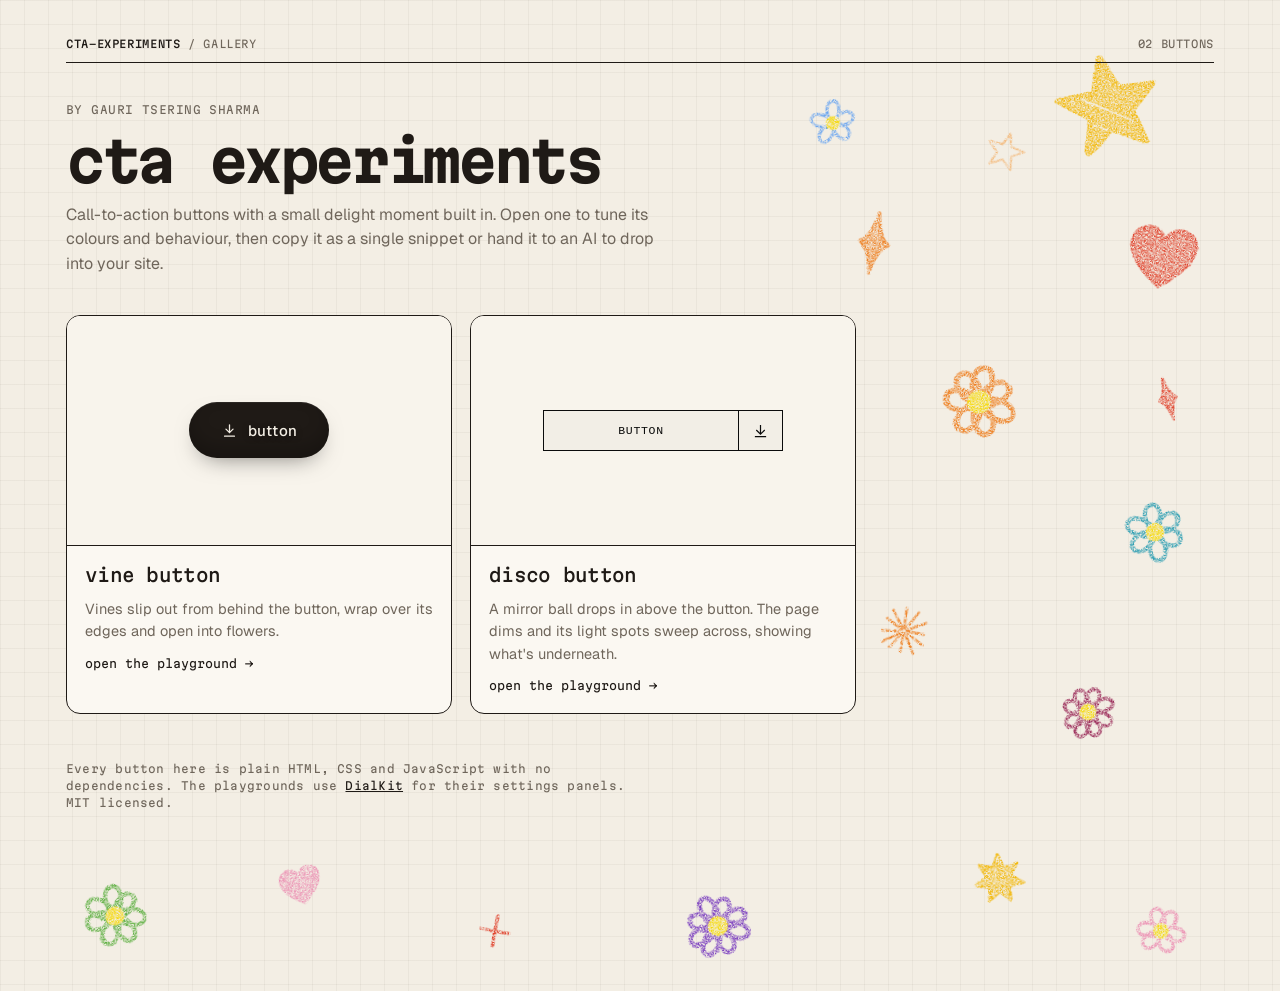
<file: index.html>
<!doctype html>
<html lang="en">
<head>
<meta charset="utf-8">
<meta name="viewport" content="width=device-width, initial-scale=1, viewport-fit=cover">
<title>CTA Experiments</title>
<meta name="description" content="Call-to-action buttons with a delight moment. Each one is editable and copies out as a self-contained snippet.">
<link rel="preconnect" href="https://fonts.googleapis.com">
<link rel="preconnect" href="https://fonts.gstatic.com" crossorigin>
<link rel="stylesheet" href="https://fonts.googleapis.com/css2?family=Martian+Mono:wght@400;500;700&family=Geist:wght@400;500&display=swap">
<link rel="stylesheet" href="assets/site.css?v=5">
<style>
  /* the home page sets its own paper and ink too, so it stays beige even if an old site.css is cached */
  :root {
    --bg: #f3eee4; --surface: #fbf8f2; --stage: #f8f4ec; --ink: #1f1a16; --muted: #6f665b; --line: #d9cfbf;
    --mono: "Martian Mono", ui-monospace, SFMono-Regular, Menlo, Consolas, monospace;
    --body: "Geist", ui-sans-serif, system-ui, -apple-system, "Segoe UI", sans-serif;
    color-scheme: light;
  }
  html { background: var(--bg); }
  body {
    background-color: var(--bg); color: var(--ink); font-family: var(--body);
    /* graph paper: a faint grid ruled in warm black */
    background-image:
      linear-gradient(rgba(31,26,22,.045) 1px, transparent 1px),
      linear-gradient(90deg, rgba(31,26,22,.045) 1px, transparent 1px);
    background-size: 24px 24px;
  }

  .meta { display: flex; justify-content: space-between; gap: 12px; flex-wrap: wrap; font-family: var(--mono); font-size: 10.5px;
    letter-spacing: .06em; text-transform: uppercase; color: var(--muted); border-bottom: 1px solid var(--ink); padding-bottom: 10px; margin-bottom: 34px; }
  .meta b { color: var(--ink); font-weight: 500; }
  header h1 { font-family: var(--mono); font-weight: 700; letter-spacing: -.06em; }
  .lede { font-family: var(--body); color: var(--muted); }

  .grid { display: grid; grid-template-columns: repeat(auto-fill, minmax(min(100%, 340px), 1fr)); gap: 18px; margin-top: 38px; max-width: 790px; }
  .card { display: grid; grid-template-rows: auto 1fr; border: 1px solid var(--ink); border-radius: 14px; background: var(--surface); overflow: hidden; text-decoration: none; color: var(--ink);
    transition: transform .25s cubic-bezier(.34,1.56,.64,1), box-shadow .25s; }
  .card:hover { transform: translateY(-3px); box-shadow: 0 3px 0 var(--ink); }
  .card-stage { position: relative; isolation: isolate; overflow: hidden; min-height: 230px; display: grid; place-items: center; padding: 50px 16px;
    background: var(--stage); border-bottom: 1px solid var(--ink); }
  .card-body { padding: 16px 18px 18px; display: grid; gap: 8px; align-content: start; }
  .card-body h2 { margin: 0; font-family: var(--mono); font-size: 18px; font-weight: 500; letter-spacing: -.04em; }
  .card-body p { margin: 0; color: var(--muted); font-size: 14.5px; }
  .open { font-family: var(--mono); font-size: 11.5px; color: var(--ink); margin-top: 4px; }
  .card:hover .open { text-decoration: underline; text-underline-offset: 4px; }

  footer { margin-top: 46px; font-family: var(--mono); font-size: 11px; letter-spacing: .02em; color: var(--muted); max-width: 70ch; }
  footer a { color: var(--ink); }

  /* crayon doodles: home page only, in the empty space around the content */
  .wrap { position: relative; padding-bottom: 180px; }
  .wrap > .meta, .wrap > header, .grid, footer { position: relative; z-index: 1; }
  .doodles { position: absolute; inset: 0; z-index: 0; pointer-events: none; overflow: hidden; }
  .doodle { position: absolute; display: block; }
  .doodle svg { display: block; width: 100%; height: 100%; overflow: visible; }
  .d1  { width: 124px; top: 46px;   right: 5%;  transform: rotate(-12deg); }
  .d2  { width: 74px;  top: 206px;  right: 27%; transform: rotate(10deg); }
  .d3  { width: 88px;  top: 214px;  right: 2%;  transform: rotate(9deg); }
  .d4  { width: 62px;  top: 92px;   right: 31%; transform: rotate(-6deg); }
  .d5  { width: 48px;  top: 128px;  right: 17%; transform: rotate(18deg); }
  .d6  { width: 100px; top: 352px;  right: 17%; transform: rotate(14deg); }
  .d7  { width: 80px;  top: 492px;  right: 3%;  transform: rotate(-10deg); }
  .d8  { width: 62px;  top: 600px;  right: 25%; transform: rotate(6deg); }
  .d9  { width: 54px;  top: 372px;  right: 3%;  transform: rotate(-16deg); }
  .d10 { width: 72px;  top: 676px;  right: 9%;  transform: rotate(20deg); }
  .d11 { width: 82px;  bottom: 34px; left: 2%;  transform: rotate(-8deg); }
  .d12 { width: 54px;  bottom: 78px; left: 19%; transform: rotate(-14deg); }
  .d13 { width: 40px;  bottom: 40px; left: 36%; transform: rotate(10deg); }
  .d14 { width: 86px;  bottom: 22px; left: 53%; transform: rotate(16deg); }
  .d15 { width: 60px;  bottom: 82px; right: 17%; transform: rotate(-4deg); }
  .d16 { width: 68px;  bottom: 26px; right: 3%; transform: rotate(-18deg); }
  .doodle { aspect-ratio: 1; }
  @media (max-width: 1020px) { .d6, .d7, .d8, .d9, .d10 { display: none; } .grid { max-width: none; } }
  @media (max-width: 760px) { .d2, .d4, .d5 { display: none; } .d1 { width: 92px; top: 30px; right: 1%; } .d3 { top: 150px; width: 64px; } .d13, .d15 { display: none; } }
  @media (max-width: 560px) { .d1 { width: 58px; top: 96px; right: -2px; } .d3 { display: none; } .d12 { left: 26%; } .d14 { left: 48%; } }
  @media (prefers-reduced-motion: reduce) { .card { transition: none; } .card:hover { transform: none; } }
</style>
</head>
<body>
<div class="wrap">
<svg width="0" height="0" style="position:absolute" aria-hidden="true" focusable="false"><defs>
  <filter id="crayon" x="-15%" y="-15%" width="130%" height="130%" color-interpolation-filters="sRGB">
    <feTurbulence type="fractalNoise" baseFrequency="0.045" numOctaves="2" seed="4" result="warp"/>
    <feDisplacementMap in="SourceGraphic" in2="warp" scale="3.2" xChannelSelector="R" yChannelSelector="G" result="wobble"/>
    <feTurbulence type="fractalNoise" baseFrequency="0.85" numOctaves="2" seed="9" result="grain"/>
    <feColorMatrix in="grain" type="matrix" values="0 0 0 0 0  0 0 0 0 0  0 0 0 0 0  3.2 0 0 0 -1.05" result="tooth"/>
    <feComposite in="wobble" in2="tooth" operator="in"/>
  </filter>
</defs></svg>
<div class="doodles" aria-hidden="true">
  <i class="doodle d1"><svg viewBox="-6 -6 112 112"><defs><clipPath id="dc1"><path d="M49.2 4.5 L62.1 33.8 L93.1 36.5 L69.8 56.2 L77.1 86.6 L48.8 69.7 L23.2 86.2 L31.7 55.5 L5.6 34.7 L39.4 34.4 Z"/></clipPath></defs><g filter="url(#crayon)" fill="none" stroke="#f2b705" stroke-linecap="round" stroke-linejoin="round"><path d="M12.8 -158.4 L257.8 14.7 L257.4 15.3 L10.4 -155.0 L9.3 -153.3 L254.4 19.6 L252.6 22.1 L6.5 -149.3 L5.7 -148.2 L249.8 26.1 L249.5 26.6 L2.0 -143.0 L1.5 -142.3 L246.2 31.3 L245.4 32.5 L-1.4 -138.0 L-2.2 -137.0 L242.8 36.2 L241.0 38.7 L-5.1 -132.8 L-6.6 -130.7 L238.7 42.0 L237.0 44.4 L-9.6 -126.4 L-10.5 -125.2 L234.3 48.3 L233.5 49.5 L-13.4 -121.0 L-13.8 -120.4 L230.7 53.5 L229.4 55.4 L-16.8 -116.1 L-18.4 -113.8 L226.4 59.6 L225.8 60.4 L-20.8 -110.3 L-21.9 -108.8 L222.9 64.5 L221.4 66.7 L-24.8 -104.7 L-25.4 -103.8 L219.3 69.7 L217.8 71.9 L-29.2 -98.4 L-29.7 -97.6 L215.0 75.8 L214.0 77.3 L-32.9 -93.1 L-33.4 -92.4 L211.0 81.5 L210.1 82.9 L-36.7 -87.7 L-37.2 -86.9 L207.5 86.5 L206.4 88.2 L-40.9 -81.8 L-41.3 -81.1 L203.2 92.7 L202.5 93.7 L-44.0 -77.3 L-44.9 -75.9 L199.1 98.5 L198.2 99.9 L-48.2 -71.3 L-49.4 -69.5 L195.4 103.9 L194.2 105.6 L-52.6 -65.0 L-53.1 -64.3 L191.2 109.9 L190.2 111.2 L-56.2 -59.9 L-57.4 -58.1 L187.7 114.8 L186.9 116.0 L-59.7 -54.8 L-61.3 -52.6 L184.1 119.9 L183.2 121.2 L-64.1 -48.5 L-65.1 -47.1 L179.9 125.9 L178.6 127.8 L-67.4 -43.9 L-68.5 -42.3 L176.2 131.3 L175.1 132.8 L-71.4 -38.2 L-72.2 -36.9 L172.3 136.9 L170.8 139.0 L-76.0 -31.6 L-76.8 -30.5 L168.2 142.6 L167.5 143.7 L-79.9 -26.0 L-80.5 -25.2 L164.1 148.5 L163.8 149.0 L-83.1 -21.4 L-84.7 -19.2 L160.2 154.2 L159.1 155.7 L-87.4 -15.3 L-88.2 -14.2 L156.5 159.5 L155.2 161.2 L-91.0 -10.2 L-92.2 -8.5 L152.8 164.7 L151.4 166.7 L-94.6 -5.0 L-96.2 -2.7 L148.3 171.1 L148.2 171.3 L-99.1 1.4 L-100.1 2.8 L144.5 176.6 L143.8 177.6 L-102.6 6.5 L-103.8 8.1 L140.5 182.3 L139.6 183.6 L-106.4 11.9 L-107.4 13.2 L137.4 186.7 L136.5 188.0 L-110.6 17.9 L-111.3 18.9 L132.8 193.3 L132.0 194.4 L-114.2 23.0 L-115.6 25.0 L129.4 198.1 L128.3 199.8 L-118.2 28.7 L-119.1 30.0 L125.6 203.5 L124.5 205.2 L-122.6 34.9 L-123.4 36.1 L121.8 208.9 L120.3 211.2 L-126.6 40.7 L-127.5 42.0 L117.3 215.5 L117.0 215.8 L-130.1 45.7 L-130.7 46.6 L113.4 221.0 L112.9 221.6 L-134.3 51.6 L-134.8 52.4 L109.5 226.5 L108.9 227.4 L-137.6 56.3 L-138.8 58.2 L106.0 231.5 L104.5 233.7 L-141.7 62.2 L-142.9 63.9 L101.9 237.4 L100.5 239.3 L-145.4 67.6 L-146.8 69.6 L98.0 242.9 L96.8 244.6 L-150.1 74.3 L-150.5 74.8 L93.9 248.8 L93.1 249.9 L-153.6 79.3 L-154.1 80.0 L89.9 254.5 L88.8 256.1 L-157.3 84.6 L-158.3 85.9 L85.9 260.3" clip-path="url(#dc1)" stroke-width="3.3" opacity=".9"/><path d="M49.2 4.5 L62.1 33.8 L93.1 36.5 L69.8 56.2 L77.1 86.6 L48.8 69.7 L23.2 86.2 L31.7 55.5 L5.6 34.7 L39.4 34.4 Z" stroke-width="5.2"/><path d="M49.2 4.5 L62.1 33.8 L93.1 36.5 L69.8 56.2 L77.1 86.6 L48.8 69.7 L23.2 86.2 L31.7 55.5 L5.6 34.7 L39.4 34.4 Z" stroke-width="2.3400000000000003" transform="translate(1.4 -1.1) rotate(1.2 50 50)" opacity=".7"/></g></svg></i>
  <i class="doodle d2"><svg viewBox="-6 -6 112 112"><defs><clipPath id="dc2"><path d="M50 4 Q55.5 40.8 72 50 Q55.5 59.2 50 96 Q44.5 59.2 28 50 Q44.5 40.8 50 4 Z"/></clipPath></defs><g filter="url(#crayon)" fill="none" stroke="#ee7d1c" stroke-linecap="round" stroke-linejoin="round"><path d="M172.3 -123.9 L222.8 171.9 L221.1 172.1 L166.2 -122.8 L164.6 -122.5 L215.5 173.1 L213.5 173.5 L160.7 -121.8 L158.1 -121.4 L208.8 174.3 L207.0 174.6 L153.4 -120.6 L151.7 -120.3 L202.4 175.4 L201.0 175.7 L146.7 -119.4 L145.3 -119.1 L195.0 176.7 L193.1 177.1 L139.5 -118.1 L138.3 -117.9 L189.0 177.8 L187.1 178.1 L133.2 -117.0 L131.3 -116.6 L181.2 179.2 L180.9 179.2 L126.5 -115.8 L124.8 -115.5 L174.9 180.3 L172.9 180.6 L119.3 -114.5 L117.9 -114.3 L168.1 181.5 L166.6 181.8 L112.5 -113.3 L111.1 -113.1 L161.5 182.6 L160.6 182.8 L105.7 -112.1 L104.9 -112.0 L154.9 183.8 L152.9 184.2 L99.0 -110.9 L97.2 -110.6 L149.2 184.8 L147.1 185.2 L93.3 -109.9 L91.5 -109.6 L142.3 186.0 L140.0 186.4 L87.0 -108.8 L84.9 -108.5 L134.3 187.4 L133.0 187.7 L79.7 -107.5 L78.5 -107.3 L127.6 188.6 L126.3 188.9 L73.4 -106.4 L71.5 -106.1 L121.4 189.7 L119.7 190.0 L66.6 -105.2 L63.8 -104.8 L115.2 190.8 L113.7 191.1 L59.0 -103.9 L58.4 -103.8 L108.0 192.1 L107.0 192.3 L52.7 -102.8 L51.5 -102.6 L101.7 193.2 L99.2 193.6 L46.2 -101.6 L44.5 -101.4 L94.7 194.4 L93.5 194.6 L39.9 -100.5 L37.9 -100.2 L88.5 195.5 L87.0 195.8 L32.0 -99.1 L31.8 -99.1 L81.0 196.9 L79.1 197.2 L25.7 -98.0 L25.1 -97.9 L74.8 197.9 L73.8 198.1 L19.2 -96.9 L17.3 -96.6 L68.5 199.1 L67.2 199.3 L12.6 -95.7 L11.6 -95.5 L61.7 200.3 L59.8 200.6 L5.3 -94.4 L4.5 -94.3 L55.3 201.4 L52.5 201.9 L-1.3 -93.3 L-2.5 -93.1 L48.7 202.5 L46.8 202.9 L-7.3 -92.2 L-9.2 -91.9 L41.7 203.8 L39.1 204.2 L-14.7 -90.9 L-16.5 -90.6 L34.0 205.1 L33.7 205.2 L-21.0 -89.8 L-21.9 -89.6 L27.3 206.3 L25.8 206.6 L-28.0 -88.6 L-28.7 -88.4 L21.9 207.3 L19.0 207.8 L-34.4 -87.4 L-36.1 -87.1 L14.5 208.6 L12.3 209.0 L-40.7 -86.3 L-42.3 -86.0 L8.0 209.7 L6.4 210.0 L-47.8 -85.1 L-49.9 -84.7 L1.8 210.8 L0.1 211.1 L-54.4 -83.9 L-56.3 -83.6 L-5.1 212.0 L-6.9 212.3 L-60.3 -82.9 L-62.0 -82.6 L-12.3 213.3 L-14.2 213.6 L-68.0 -81.5 L-68.9 -81.4 L-18.4 214.4 L-21.3 214.9 L-74.5 -80.4 L-76.0 -80.1 L-26.0 215.7 L-27.7 216.0 L-81.2 -79.2 L-82.1 -79.0 L-32.9 216.9 L-33.6 217.1 L-87.1 -78.1 L-89.3 -77.8 L-39.1 218.0 L-41.0 218.4 L-94.0 -76.9 L-96.5 -76.5 L-45.8 219.2 L-46.9 219.4 L-101.8 -75.6 L-103.4 -75.3 L-53.1 220.5 L-54.4 220.7 L-107.5 -74.5 L-110.0 -74.1 L-59.8 221.7 L-60.9 221.9 L-115.3 -73.2 L-117.0 -72.9 L-65.7 222.7 L-68.2 223.2 L-122.0 -72.0 L-123.4 -71.7 L-71.8 223.8" clip-path="url(#dc2)" stroke-width="3.3" opacity=".9"/><path d="M50 4 Q55.5 40.8 72 50 Q55.5 59.2 50 96 Q44.5 59.2 28 50 Q44.5 40.8 50 4 Z" stroke-width="5.2"/><path d="M50 4 Q55.5 40.8 72 50 Q55.5 59.2 50 96 Q44.5 59.2 28 50 Q44.5 40.8 50 4 Z" stroke-width="2.3400000000000003" transform="translate(1.4 -1.1) rotate(1.2 50 50)" opacity=".7"/></g></svg></i>
  <i class="doodle d3"><svg viewBox="-6 -6 112 112"><defs><clipPath id="dc3"><path d="M50 86 C22 66 8 50 10 32 C12 16 30 8 42 18 C46 21 49 26 50 30 C52 24 56 18 62 15 C76 8 92 18 90 36 C88 54 72 68 50 86 Z"/></clipPath></defs><g filter="url(#crayon)" fill="none" stroke="#e0412b" stroke-linecap="round" stroke-linejoin="round"><path d="M-22.5 -149.6 L248.5 -20.8 L247.8 -19.3 L-24.9 -144.3 L-25.5 -143.0 L246.0 -15.3 L244.7 -12.7 L-27.6 -138.5 L-28.6 -136.5 L243.1 -9.1 L241.8 -6.4 L-30.5 -132.3 L-31.4 -130.5 L239.8 -2.2 L239.0 -0.4 L-33.2 -126.4 L-33.8 -125.3 L237.2 3.5 L236.6 4.7 L-36.2 -120.0 L-37.1 -118.1 L234.3 9.6 L233.8 10.8 L-38.8 -114.6 L-39.7 -112.5 L231.3 16.1 L231.0 16.8 L-42.1 -107.5 L-42.5 -106.6 L228.8 21.6 L227.5 24.3 L-44.8 -101.5 L-45.8 -99.5 L225.6 28.3 L225.2 29.3 L-47.5 -95.8 L-48.4 -94.0 L222.7 34.7 L221.9 36.4 L-50.7 -88.9 L-51.4 -87.5 L220.0 40.3 L219.2 42.1 L-53.4 -83.3 L-54.2 -81.6 L217.2 46.4 L216.3 48.4 L-56.3 -77.0 L-56.7 -76.1 L213.9 53.4 L213.4 54.6 L-59.4 -70.3 L-60.1 -68.9 L211.1 59.4 L210.2 61.4 L-62.0 -64.8 L-62.7 -63.2 L208.7 64.5 L207.6 67.0 L-65.0 -58.3 L-65.7 -56.8 L205.2 72.2 L205.0 72.5 L-67.6 -52.7 L-68.7 -50.4 L202.4 78.0 L201.9 79.1 L-70.4 -46.8 L-71.3 -44.8 L199.5 84.2 L199.0 85.3 L-73.5 -40.0 L-74.2 -38.6 L196.8 90.1 L196.1 91.6 L-76.6 -33.5 L-77.4 -31.7 L193.8 96.4 L193.4 97.4 L-79.1 -28.0 L-80.2 -25.7 L190.9 102.7 L190.1 104.4 L-82.0 -21.9 L-83.1 -19.4 L188.0 109.0 L187.8 109.3 L-84.9 -15.6 L-85.9 -13.6 L185.6 114.1 L184.5 116.6 L-87.8 -9.5 L-88.8 -7.3 L182.7 120.4 L182.0 121.9 L-90.6 -3.4 L-91.5 -1.4 L179.5 127.2 L179.1 128.0 L-93.8 3.5 L-94.3 4.5 L176.7 133.3 L176.1 134.4 L-96.3 8.9 L-97.0 10.4 L174.2 138.6 L173.1 141.0 L-99.4 15.4 L-99.9 16.5 L170.8 145.9 L170.2 147.2 L-102.0 21.0 L-103.2 23.5 L168.1 151.7 L167.5 153.0 L-105.2 27.8 L-106.2 30.1 L165.4 157.5 L164.5 159.4 L-108.1 34.2 L-108.7 35.4 L162.5 163.7 L161.5 165.8 L-111.0 40.4 L-111.6 41.6 L159.5 170.1 L159.0 171.2 L-114.0 46.8 L-114.2 47.2 L156.6 176.4 L156.0 177.7 L-116.5 52.1 L-117.4 54.2 L153.7 182.5 L153.3 183.3 L-119.5 58.6 L-120.0 59.7 L150.7 189.0 L150.3 189.8 L-122.3 64.6 L-122.9 65.9 L148.3 194.0 L147.5 195.8 L-125.1 70.5 L-126.1 72.7 L144.9 201.4 L144.6 202.0 L-127.9 76.6 L-128.9 78.7 L142.5 206.5 L141.6 208.4 L-131.2 83.7 L-131.6 84.4 L139.3 213.5 L138.7 214.8 L-133.6 88.9 L-134.5 90.6 L136.5 219.5 L136.1 220.3 L-136.6 95.2 L-137.6 97.3 L133.5 226.0 L132.9 227.1 L-139.8 102.0 L-140.0 102.6 L130.9 231.4 L130.2 232.9 L-142.8 108.6 L-143.2 109.3 L127.7 238.2 L127.5 238.7 L-145.4 114.1 L-146.4 116.2 L124.9 244.4 L124.3 245.6 L-148.1 119.8 L-149.3 122.4 L122.5 249.5" clip-path="url(#dc3)" stroke-width="3.3" opacity=".9"/><path d="M50 86 C22 66 8 50 10 32 C12 16 30 8 42 18 C46 21 49 26 50 30 C52 24 56 18 62 15 C76 8 92 18 90 36 C88 54 72 68 50 86 Z" stroke-width="5.6"/><path d="M50 86 C22 66 8 50 10 32 C12 16 30 8 42 18 C46 21 49 26 50 30 C52 24 56 18 62 15 C76 8 92 18 90 36 C88 54 72 68 50 86 Z" stroke-width="2.52" transform="translate(1.4 -1.1) rotate(1.2 50 50)" opacity=".7"/></g></svg></i>
  <i class="doodle d4"><svg viewBox="-6 -6 112 112"><g filter="url(#crayon)" fill="none" stroke="#6aa5f0" stroke-linejoin="round" stroke-linecap="round"><path d="M50 50 C34.0 36.0 37.0 10.1 50 10.1 C63.0 10.1 66.0 36.0 50 50 Z" transform="rotate(6 50 50)" stroke-width="6.2"/><path d="M50 50 C34.0 36.5 37.0 11.3 50 11.3 C63.0 11.3 66.0 36.5 50 50 Z" transform="rotate(75 50 50)" stroke-width="6.2"/><path d="M50 50 C34.0 36.8 37.0 12.3 50 12.3 C63.0 12.3 66.0 36.8 50 50 Z" transform="rotate(140 50 50)" stroke-width="6.2"/><path d="M50 50 C34.0 36.3 37.0 10.7 50 10.7 C63.0 10.7 66.0 36.3 50 50 Z" transform="rotate(218 50 50)" stroke-width="6.2"/><path d="M50 50 C34.0 36.0 37.0 10.0 50 10.0 C63.0 10.0 66.0 36.0 50 50 Z" transform="rotate(287 50 50)" stroke-width="6.2"/><circle cx="50" cy="50" r="11" fill="#f5d90a" stroke="#f5d90a" stroke-width="4"/></g></svg></i>
  <i class="doodle d5"><svg viewBox="-6 -6 112 112"><g filter="url(#crayon)" fill="none" stroke="#f4b97a" stroke-linecap="round" stroke-linejoin="round"><path d="M48.9 5.5 L60.2 34.2 L92.5 37.0 L67.2 55.4 L74.9 86.0 L49.9 68.4 L23.8 86.5 L31.8 56.3 L8.5 36.3 L39.0 34.3 Z" stroke-width="5.2"/><path d="M48.9 5.5 L60.2 34.2 L92.5 37.0 L67.2 55.4 L74.9 86.0 L49.9 68.4 L23.8 86.5 L31.8 56.3 L8.5 36.3 L39.0 34.3 Z" stroke-width="2.08" transform="translate(1.2 -1) rotate(1 50 50)" opacity=".65"/></g></svg></i>
  <i class="doodle d6"><svg viewBox="-6 -6 112 112"><g filter="url(#crayon)" fill="none" stroke="#ee7d1c" stroke-linejoin="round" stroke-linecap="round"><path d="M50 50 C34.0 36.5 37.0 11.5 50 11.5 C63.0 11.5 66.0 36.5 50 50 Z" transform="rotate(-4 50 50)" stroke-width="6.2"/><path d="M50 50 C34.0 36.8 37.0 12.3 50 12.3 C63.0 12.3 66.0 36.8 50 50 Z" transform="rotate(49 50 50)" stroke-width="6.2"/><path d="M50 50 C34.0 35.8 37.0 9.4 50 9.4 C63.0 9.4 66.0 35.8 50 50 Z" transform="rotate(99 50 50)" stroke-width="6.2"/><path d="M50 50 C34.0 37.0 37.0 13.0 50 13.0 C63.0 13.0 66.0 37.0 50 50 Z" transform="rotate(153 50 50)" stroke-width="6.2"/><path d="M50 50 C34.0 37.0 37.0 12.9 50 12.9 C63.0 12.9 66.0 37.0 50 50 Z" transform="rotate(200 50 50)" stroke-width="6.2"/><path d="M50 50 C34.0 36.8 37.0 12.3 50 12.3 C63.0 12.3 66.0 36.8 50 50 Z" transform="rotate(262 50 50)" stroke-width="6.2"/><path d="M50 50 C34.0 37.0 37.0 12.8 50 12.8 C63.0 12.8 66.0 37.0 50 50 Z" transform="rotate(311 50 50)" stroke-width="6.2"/><circle cx="50" cy="50" r="11" fill="#f5d90a" stroke="#f5d90a" stroke-width="4"/></g></svg></i>
  <i class="doodle d7"><svg viewBox="-6 -6 112 112"><g filter="url(#crayon)" fill="none" stroke="#2f9fb3" stroke-linejoin="round" stroke-linecap="round"><path d="M50 50 C34.0 36.6 37.0 11.7 50 11.7 C63.0 11.7 66.0 36.6 50 50 Z" transform="rotate(2 50 50)" stroke-width="6.2"/><path d="M50 50 C34.0 36.5 37.0 11.4 50 11.4 C63.0 11.4 66.0 36.5 50 50 Z" transform="rotate(63 50 50)" stroke-width="6.2"/><path d="M50 50 C34.0 36.9 37.0 12.6 50 12.6 C63.0 12.6 66.0 36.9 50 50 Z" transform="rotate(119 50 50)" stroke-width="6.2"/><path d="M50 50 C34.0 35.9 37.0 9.8 50 9.8 C63.0 9.8 66.0 35.9 50 50 Z" transform="rotate(181 50 50)" stroke-width="6.2"/><path d="M50 50 C34.0 36.6 37.0 11.6 50 11.6 C63.0 11.6 66.0 36.6 50 50 Z" transform="rotate(242 50 50)" stroke-width="6.2"/><path d="M50 50 C34.0 35.8 37.0 9.5 50 9.5 C63.0 9.5 66.0 35.8 50 50 Z" transform="rotate(298 50 50)" stroke-width="6.2"/><circle cx="50" cy="50" r="11" fill="#f5d90a" stroke="#f5d90a" stroke-width="4"/></g></svg></i>
  <i class="doodle d8"><svg viewBox="-6 -6 112 112"><g filter="url(#crayon)" fill="none" stroke="#ee7d1c" stroke-linecap="round"><path d="M55.0 50.4 L86.4 52.6" stroke-width="5"/><path d="M54.2 52.7 L85.6 72.3" stroke-width="5"/><path d="M52.3 54.4 L70.4 88.6" stroke-width="5"/><path d="M49.6 55.0 L47.0 87.2" stroke-width="5"/><path d="M47.1 54.0 L27.6 80.8" stroke-width="5"/><path d="M45.7 52.6 L12.6 72.8" stroke-width="5"/><path d="M45.0 50.3 L11.4 52.7" stroke-width="5"/><path d="M45.7 47.4 L17.9 30.3" stroke-width="5"/><path d="M47.3 45.8 L27.1 14.5" stroke-width="5"/><path d="M50.1 45.0 L51.0 8.3" stroke-width="5"/><path d="M52.8 45.8 L73.7 14.2" stroke-width="5"/><path d="M54.5 47.9 L88.4 31.9" stroke-width="5"/></g></svg></i>
  <i class="doodle d9"><svg viewBox="-6 -6 112 112"><defs><clipPath id="dc4"><path d="M50 6 Q54.5 41.2 68 50 Q54.5 58.8 50 94 Q45.5 58.8 32 50 Q45.5 41.2 50 6 Z"/></clipPath></defs><g filter="url(#crayon)" fill="none" stroke="#e0412b" stroke-linecap="round" stroke-linejoin="round"><path d="M138.9 -142.0 L240.7 140.2 L238.8 140.9 L134.8 -140.5 L132.6 -139.7 L234.0 142.6 L232.8 143.1 L128.2 -138.1 L127.2 -137.7 L228.4 144.7 L226.5 145.4 L122.6 -136.1 L121.2 -135.6 L222.1 147.0 L220.0 147.8 L115.3 -133.4 L114.8 -133.2 L214.9 149.6 L214.1 149.9 L109.3 -131.2 L108.0 -130.7 L208.8 151.8 L206.8 152.6 L103.0 -128.9 L101.5 -128.4 L202.0 154.3 L201.3 154.6 L96.7 -126.6 L94.6 -125.9 L195.4 156.7 L193.6 157.4 L90.5 -124.4 L88.3 -123.6 L189.8 158.7 L187.6 159.5 L83.2 -121.7 L82.7 -121.5 L183.4 161.1 L180.9 162.0 L77.6 -119.7 L75.6 -118.9 L176.3 163.7 L175.5 164.0 L70.5 -117.1 L70.1 -116.9 L170.6 165.7 L169.3 166.2 L64.8 -115.0 L63.4 -114.5 L164.7 167.9 L161.9 168.9 L58.7 -112.8 L56.5 -112.0 L157.5 170.5 L155.5 171.2 L51.3 -110.1 L50.0 -109.6 L151.7 172.6 L149.2 173.5 L46.0 -108.2 L43.2 -107.1 L145.1 175.0 L143.6 175.6 L39.4 -105.8 L37.6 -105.1 L138.0 177.6 L136.3 178.2 L32.2 -103.2 L30.7 -102.6 L132.4 179.6 L130.7 180.3 L26.5 -101.1 L24.7 -100.4 L125.1 182.3 L123.3 182.9 L20.5 -98.9 L17.5 -97.8 L118.6 184.7 L117.7 185.0 L13.2 -96.2 L11.4 -95.6 L113.3 186.6 L111.1 187.4 L6.3 -93.7 L4.9 -93.2 L105.9 189.3 L105.5 189.4 L0.3 -91.6 L-0.9 -91.1 L99.5 191.6 L99.0 191.8 L-5.8 -89.3 L-6.7 -89.0 L93.2 193.9 L91.8 194.4 L-11.4 -87.3 L-13.4 -86.5 L87.8 195.9 L85.5 196.7 L-18.7 -84.6 L-19.4 -84.4 L80.2 198.6 L78.6 199.2 L-24.8 -82.4 L-26.6 -81.7 L74.7 200.6 L72.8 201.3 L-31.1 -80.1 L-32.8 -79.5 L67.8 203.2 L67.0 203.4 L-37.4 -77.8 L-39.7 -77.0 L62.2 205.2 L60.8 205.7 L-44.7 -75.2 L-45.1 -75.0 L55.5 207.6 L54.0 208.2 L-50.1 -73.2 L-51.8 -72.6 L48.9 210.0 L47.9 210.4 L-56.9 -70.7 L-57.8 -70.4 L43.2 212.1 L41.4 212.7 L-62.8 -68.6 L-64.6 -67.9 L36.5 214.5 L34.1 215.4 L-69.9 -66.0 L-71.2 -65.5 L29.4 217.1 L27.9 217.7 L-75.7 -63.9 L-77.8 -63.1 L23.0 219.4 L21.8 219.9 L-82.8 -61.3 L-84.2 -60.8 L16.4 221.9 L15.8 222.1 L-89.0 -59.0 L-91.1 -58.3 L10.6 224.0 L8.4 224.8 L-94.6 -57.0 L-97.1 -56.1 L4.6 226.2 L2.3 227.0 L-101.5 -54.5 L-103.2 -53.9 L-1.8 228.5 L-3.4 229.1 L-108.5 -51.9 L-109.8 -51.5 L-8.7 231.0 L-9.6 231.3 L-114.0 -49.9 L-116.6 -49.0 L-14.5 233.1 L-16.6 233.9 L-121.0 -47.4 L-122.4 -46.9 L-21.4 235.6 L-23.6 236.4 L-127.6 -45.0 L-128.3 -44.7 L-27.6 237.9 L-29.2 238.5 L-133.8 -42.7 L-135.4 -42.2 L-33.7 240.1 L-36.0 240.9 L-139.8 -40.5 L-140.8 -40.2 L-40.2 242.5" clip-path="url(#dc4)" stroke-width="3.3" opacity=".9"/><path d="M50 6 Q54.5 41.2 68 50 Q54.5 58.8 50 94 Q45.5 58.8 32 50 Q45.5 41.2 50 6 Z" stroke-width="5.2"/><path d="M50 6 Q54.5 41.2 68 50 Q54.5 58.8 50 94 Q45.5 58.8 32 50 Q45.5 41.2 50 6 Z" stroke-width="2.3400000000000003" transform="translate(1.4 -1.1) rotate(1.2 50 50)" opacity=".7"/></g></svg></i>
  <i class="doodle d10"><svg viewBox="-6 -6 112 112"><g filter="url(#crayon)" fill="none" stroke="#9b2c5a" stroke-linejoin="round" stroke-linecap="round"><path d="M50 50 C35.6 37.1 38.3 13.0 50 13.0 C61.7 13.0 64.4 37.1 50 50 Z" transform="rotate(-1 50 50)" stroke-width="6.2"/><path d="M50 50 C35.6 35.7 38.3 9.0 50 9.0 C61.7 9.0 64.4 35.7 50 50 Z" transform="rotate(47 50 50)" stroke-width="6.2"/><path d="M50 50 C35.6 36.3 38.3 10.9 50 10.9 C61.7 10.9 64.4 36.3 50 50 Z" transform="rotate(95 50 50)" stroke-width="6.2"/><path d="M50 50 C35.6 36.5 38.3 11.5 50 11.5 C61.7 11.5 64.4 36.5 50 50 Z" transform="rotate(139 50 50)" stroke-width="6.2"/><path d="M50 50 C35.6 35.8 38.3 9.5 50 9.5 C61.7 9.5 64.4 35.8 50 50 Z" transform="rotate(181 50 50)" stroke-width="6.2"/><path d="M50 50 C35.6 36.8 38.3 12.2 50 12.2 C61.7 12.2 64.4 36.8 50 50 Z" transform="rotate(220 50 50)" stroke-width="6.2"/><path d="M50 50 C35.6 36.8 38.3 12.3 50 12.3 C61.7 12.3 64.4 36.8 50 50 Z" transform="rotate(268 50 50)" stroke-width="6.2"/><path d="M50 50 C35.6 37.3 38.3 13.7 50 13.7 C61.7 13.7 64.4 37.3 50 50 Z" transform="rotate(314 50 50)" stroke-width="6.2"/><circle cx="50" cy="50" r="11" fill="#f5d90a" stroke="#f5d90a" stroke-width="4"/></g></svg></i>
  <i class="doodle d11"><svg viewBox="-6 -6 112 112"><g filter="url(#crayon)" fill="none" stroke="#5fb043" stroke-linejoin="round" stroke-linecap="round"><path d="M50 50 C34.0 35.7 37.0 9.2 50 9.2 C63.0 9.2 66.0 35.7 50 50 Z" transform="rotate(2 50 50)" stroke-width="6.2"/><path d="M50 50 C34.0 37.1 37.0 13.1 50 13.1 C63.0 13.1 66.0 37.1 50 50 Z" transform="rotate(48 50 50)" stroke-width="6.2"/><path d="M50 50 C34.0 36.0 37.0 10.0 50 10.0 C63.0 10.0 66.0 36.0 50 50 Z" transform="rotate(101 50 50)" stroke-width="6.2"/><path d="M50 50 C34.0 36.1 37.0 10.1 50 10.1 C63.0 10.1 66.0 36.1 50 50 Z" transform="rotate(151 50 50)" stroke-width="6.2"/><path d="M50 50 C34.0 36.4 37.0 11.0 50 11.0 C63.0 11.0 66.0 36.4 50 50 Z" transform="rotate(202 50 50)" stroke-width="6.2"/><path d="M50 50 C34.0 36.2 37.0 10.6 50 10.6 C63.0 10.6 66.0 36.2 50 50 Z" transform="rotate(260 50 50)" stroke-width="6.2"/><path d="M50 50 C34.0 35.7 37.0 9.2 50 9.2 C63.0 9.2 66.0 35.7 50 50 Z" transform="rotate(304 50 50)" stroke-width="6.2"/><circle cx="50" cy="50" r="11" fill="#f5d90a" stroke="#f5d90a" stroke-width="4"/></g></svg></i>
  <i class="doodle d12"><svg viewBox="-6 -6 112 112"><defs><clipPath id="dc5"><path d="M50 86 C22 66 8 50 10 32 C12 16 30 8 42 18 C46 21 49 26 50 30 C52 24 56 18 62 15 C76 8 92 18 90 36 C88 54 72 68 50 86 Z"/></clipPath></defs><g filter="url(#crayon)" fill="none" stroke="#ec8fb3" stroke-linecap="round" stroke-linejoin="round"><path d="M254.4 -5.2 L103.5 254.1 L101.5 252.9 L250.3 -7.5 L249.5 -8.0 L97.7 250.7 L95.6 249.5 L244.6 -10.8 L243.8 -11.3 L92.1 247.5 L90.6 246.7 L238.6 -14.3 L237.0 -15.2 L85.8 243.9 L84.4 243.1 L232.2 -18.0 L231.6 -18.4 L79.6 240.3 L78.8 239.8 L226.9 -21.1 L225.9 -21.6 L74.5 237.4 L72.7 236.3 L221.6 -24.1 L219.7 -25.2 L67.9 233.5 L66.6 232.8 L214.7 -28.1 L213.7 -28.7 L62.8 230.6 L60.4 229.2 L209.4 -31.2 L207.4 -32.3 L55.7 226.5 L54.8 226.0 L203.7 -34.5 L202.1 -35.4 L50.4 223.5 L49.2 222.7 L198.0 -37.7 L196.2 -38.8 L44.3 219.9 L42.6 219.0 L191.2 -41.7 L189.6 -42.6 L38.2 216.4 L37.3 215.9 L185.5 -45.0 L184.9 -45.3 L32.4 213.0 L31.0 212.2 L180.1 -48.1 L178.4 -49.1 L27.2 210.0 L25.0 208.8 L174.0 -51.6 L172.1 -52.7 L20.4 206.1 L19.1 205.4 L168.2 -55.0 L166.8 -55.8 L14.5 202.7 L13.1 201.9 L162.6 -58.2 L160.9 -59.2 L8.8 199.4 L7.4 198.6 L156.6 -61.7 L154.9 -62.7 L2.7 195.9 L2.4 195.7 L150.7 -65.1 L148.7 -66.2 L-3.1 192.5 L-4.7 191.6 L144.5 -68.6 L142.6 -69.7 L-9.1 189.1 L-9.7 188.7 L139.0 -71.8 L137.5 -72.7 L-14.7 185.8 L-15.3 185.5 L132.6 -75.5 L130.6 -76.6 L-19.8 182.9 L-21.9 181.7 L126.8 -78.9 L124.7 -80.1 L-26.1 179.2 L-27.6 178.4 L120.4 -82.6 L119.1 -83.3 L-31.5 176.1 L-33.9 174.8 L115.2 -85.6 L112.9 -86.9 L-38.5 172.1 L-39.4 171.6 L109.3 -89.0 L108.1 -89.7 L-43.5 169.2 L-44.9 168.4 L103.7 -92.2 L101.5 -93.5 L-49.1 166.0 L-51.3 164.7 L97.2 -95.9 L95.6 -96.9 L-55.7 162.2 L-57.6 161.1 L91.8 -99.1 L90.6 -99.8 L-61.6 158.8 L-62.6 158.2 L84.9 -103.0 L83.5 -103.8 L-67.6 155.3 L-69.3 154.3 L80.1 -105.8 L78.3 -106.9 L-73.1 152.1 L-74.5 151.3 L74.0 -109.4 L72.4 -110.3 L-79.3 148.5 L-79.9 148.2 L67.9 -112.9 L67.0 -113.4 L-85.7 144.9 L-86.6 144.4 L61.9 -116.3 L60.8 -117.0 L-91.2 141.7 L-92.7 140.8 L55.6 -120.0 L54.6 -120.6 L-96.5 138.6 L-98.4 137.5 L50.9 -122.7 L48.5 -124.1 L-102.4 135.2 L-104.5 134.0 L44.9 -126.2 L42.8 -127.4 L-108.1 131.9 L-109.4 131.2 L38.8 -129.7 L36.5 -131.0 L-114.3 128.3 L-116.0 127.4 L32.2 -133.5 L30.5 -134.5 L-120.0 125.0 L-122.1 123.8 L26.3 -136.9 L24.8 -137.7 L-126.0 121.6 L-127.7 120.6 L20.4 -140.3 L19.7 -140.7 L-132.1 118.1 L-133.8 117.1 L14.4 -143.7 L13.8 -144.1 L-138.2 114.5 L-139.1 114.0 L9.5 -146.6 L7.6 -147.7 L-144.1 111.1 L-145.6 110.3 L2.5 -150.6 L2.1 -150.8 L-149.8 107.8 L-151.2 107.0 L-2.4 -153.5 L-4.8 -154.8 L-155.2 104.7" clip-path="url(#dc5)" stroke-width="3.3" opacity=".9"/><path d="M50 86 C22 66 8 50 10 32 C12 16 30 8 42 18 C46 21 49 26 50 30 C52 24 56 18 62 15 C76 8 92 18 90 36 C88 54 72 68 50 86 Z" stroke-width="5.4"/><path d="M50 86 C22 66 8 50 10 32 C12 16 30 8 42 18 C46 21 49 26 50 30 C52 24 56 18 62 15 C76 8 92 18 90 36 C88 54 72 68 50 86 Z" stroke-width="2.43" transform="translate(1.4 -1.1) rotate(1.2 50 50)" opacity=".7"/></g></svg></i>
  <i class="doodle d13"><svg viewBox="-6 -6 112 112"><g filter="url(#crayon)" fill="none" stroke="#e0412b" stroke-linecap="round"><path d="M51 8 Q49 50 50 92" stroke-width="10"/><path d="M10 49 Q50 52 90 50" stroke-width="9"/></g></svg></i>
  <i class="doodle d14"><svg viewBox="-6 -6 112 112"><g filter="url(#crayon)" fill="none" stroke="#7b3fbf" stroke-linejoin="round" stroke-linecap="round"><path d="M50 50 C35.6 37.3 38.3 13.8 50 13.8 C61.7 13.8 64.4 37.3 50 50 Z" transform="rotate(-3 50 50)" stroke-width="6.2"/><path d="M50 50 C35.6 36.2 38.3 10.7 50 10.7 C61.7 10.7 64.4 36.2 50 50 Z" transform="rotate(47 50 50)" stroke-width="6.2"/><path d="M50 50 C35.6 35.8 38.3 9.4 50 9.4 C61.7 9.4 64.4 35.8 50 50 Z" transform="rotate(87 50 50)" stroke-width="6.2"/><path d="M50 50 C35.6 37.0 38.3 13.0 50 13.0 C61.7 13.0 64.4 37.0 50 50 Z" transform="rotate(137 50 50)" stroke-width="6.2"/><path d="M50 50 C35.6 35.9 38.3 9.7 50 9.7 C61.7 9.7 64.4 35.9 50 50 Z" transform="rotate(185 50 50)" stroke-width="6.2"/><path d="M50 50 C35.6 35.9 38.3 9.7 50 9.7 C61.7 9.7 64.4 35.9 50 50 Z" transform="rotate(223 50 50)" stroke-width="6.2"/><path d="M50 50 C35.6 36.8 38.3 12.3 50 12.3 C61.7 12.3 64.4 36.8 50 50 Z" transform="rotate(266 50 50)" stroke-width="6.2"/><path d="M50 50 C35.6 35.7 38.3 9.2 50 9.2 C61.7 9.2 64.4 35.7 50 50 Z" transform="rotate(314 50 50)" stroke-width="6.2"/><circle cx="50" cy="50" r="11" fill="#f5d90a" stroke="#f5d90a" stroke-width="4"/></g></svg></i>
  <i class="doodle d15"><svg viewBox="-6 -6 112 112"><defs><clipPath id="dc6"><path d="M49.5 3.7 L59.7 29.1 L85.2 22.2 L73.0 44.8 L95.8 59.7 L68.8 65.3 L70.1 91.2 L50.4 73.6 L29.2 90.3 L31.5 65.1 L5.9 59.4 L27.0 44.5 L14.1 22.1 L39.6 28.2 Z"/></clipPath></defs><g filter="url(#crayon)" fill="none" stroke="#f2b705" stroke-linecap="round" stroke-linejoin="round"><path d="M104.7 -154.8 L253.9 105.5 L251.4 106.9 L100.5 -152.3 L99.6 -151.9 L247.6 109.1 L245.5 110.4 L93.9 -148.6 L93.2 -148.2 L242.0 112.4 L239.6 113.8 L89.0 -145.7 L87.9 -145.1 L236.1 115.8 L234.3 116.8 L82.6 -142.0 L81.9 -141.7 L230.1 119.2 L228.1 120.4 L77.1 -138.9 L75.9 -138.2 L223.7 122.9 L222.6 123.6 L70.8 -135.2 L69.6 -134.5 L217.7 126.4 L216.6 127.0 L64.5 -131.6 L63.2 -130.9 L211.9 129.7 L210.7 130.4 L59.1 -128.5 L58.0 -127.8 L206.9 132.6 L204.3 134.1 L52.9 -124.9 L51.5 -124.1 L199.9 136.6 L198.9 137.2 L46.8 -121.4 L46.1 -120.9 L193.9 140.1 L193.7 140.3 L41.8 -118.5 L40.0 -117.4 L188.2 143.4 L187.2 144.0 L35.3 -114.7 L34.4 -114.2 L182.5 146.7 L180.9 147.6 L29.7 -111.5 L29.0 -111.1 L176.7 150.1 L176.1 150.4 L24.2 -108.3 L23.0 -107.6 L170.6 153.6 L170.0 153.9 L17.7 -104.6 L17.2 -104.2 L165.5 156.5 L163.4 157.8 L11.6 -101.0 L11.3 -100.8 L159.0 160.2 L157.9 160.9 L6.1 -97.9 L5.4 -97.4 L154.0 163.2 L152.4 164.1 L-0.2 -94.2 L-1.1 -93.7 L147.3 167.0 L146.5 167.5 L-5.8 -91.0 L-7.5 -90.0 L142.0 170.1 L139.7 171.4 L-11.9 -87.5 L-13.6 -86.5 L135.6 173.8 L134.0 174.7 L-17.1 -84.5 L-19.2 -83.3 L130.0 177.0 L128.1 178.1 L-23.4 -80.9 L-25.3 -79.7 L123.5 180.8 L123.0 181.1 L-28.6 -77.8 L-30.3 -76.8 L118.1 183.9 L116.2 185.0 L-34.6 -74.3 L-36.5 -73.3 L112.2 187.3 L110.9 188.0 L-41.0 -70.6 L-42.2 -70.0 L105.5 191.1 L105.2 191.3 L-47.3 -67.0 L-48.4 -66.4 L100.4 194.1 L99.4 194.7 L-52.8 -63.8 L-54.5 -62.9 L94.6 197.4 L92.7 198.6 L-58.6 -60.5 L-59.4 -60.0 L88.0 201.2 L87.3 201.7 L-64.4 -57.2 L-66.2 -56.1 L82.1 204.7 L80.7 205.5 L-70.1 -53.9 L-72.2 -52.6 L77.2 207.5 L75.2 208.6 L-76.1 -50.4 L-78.2 -49.2 L70.6 211.3 L69.2 212.1 L-82.5 -46.7 L-83.3 -46.2 L65.1 214.5 L64.1 215.1 L-87.8 -43.7 L-89.0 -42.9 L58.8 218.1 L58.1 218.5 L-94.4 -39.8 L-95.5 -39.2 L53.3 221.3 L52.3 221.9 L-99.7 -36.8 L-101.3 -35.9 L47.8 224.5 L45.2 226.0 L-105.4 -33.5 L-107.0 -32.6 L41.7 228.0 L40.1 228.9 L-111.2 -30.1 L-113.5 -28.8 L36.1 231.2 L34.3 232.3 L-117.5 -26.5 L-118.8 -25.7 L29.9 234.8 L28.2 235.8 L-122.7 -23.5 L-124.5 -22.5 L23.9 238.3 L21.9 239.4 L-129.1 -19.8 L-130.5 -19.0 L17.7 241.9 L16.7 242.4 L-135.1 -16.3 L-136.1 -15.7 L11.8 245.2 L10.5 246.0 L-141.2 -12.8 L-143.0 -11.8 L5.7 248.8 L3.9 249.8 L-146.5 -9.8 L-149.0 -8.3 L0.3 251.9 L-1.1 252.7 L-152.7 -6.2 L-154.8 -5.0 L-6.3 255.7" clip-path="url(#dc6)" stroke-width="3.3" opacity=".9"/><path d="M49.5 3.7 L59.7 29.1 L85.2 22.2 L73.0 44.8 L95.8 59.7 L68.8 65.3 L70.1 91.2 L50.4 73.6 L29.2 90.3 L31.5 65.1 L5.9 59.4 L27.0 44.5 L14.1 22.1 L39.6 28.2 Z" stroke-width="5.2"/><path d="M49.5 3.7 L59.7 29.1 L85.2 22.2 L73.0 44.8 L95.8 59.7 L68.8 65.3 L70.1 91.2 L50.4 73.6 L29.2 90.3 L31.5 65.1 L5.9 59.4 L27.0 44.5 L14.1 22.1 L39.6 28.2 Z" stroke-width="2.3400000000000003" transform="translate(1.4 -1.1) rotate(1.2 50 50)" opacity=".7"/></g></svg></i>
  <i class="doodle d16"><svg viewBox="-6 -6 112 112"><g filter="url(#crayon)" fill="none" stroke="#ec8fb3" stroke-linejoin="round" stroke-linecap="round"><path d="M50 50 C34.0 36.9 37.0 12.5 50 12.5 C63.0 12.5 66.0 36.9 50 50 Z" transform="rotate(4 50 50)" stroke-width="6.2"/><path d="M50 50 C34.0 37.0 37.0 13.0 50 13.0 C63.0 13.0 66.0 37.0 50 50 Z" transform="rotate(55 50 50)" stroke-width="6.2"/><path d="M50 50 C34.0 36.2 37.0 10.5 50 10.5 C63.0 10.5 66.0 36.2 50 50 Z" transform="rotate(122 50 50)" stroke-width="6.2"/><path d="M50 50 C34.0 37.4 37.0 14.0 50 14.0 C63.0 14.0 66.0 37.4 50 50 Z" transform="rotate(175 50 50)" stroke-width="6.2"/><path d="M50 50 C34.0 36.8 37.0 12.3 50 12.3 C63.0 12.3 66.0 36.8 50 50 Z" transform="rotate(246 50 50)" stroke-width="6.2"/><path d="M50 50 C34.0 36.6 37.0 11.7 50 11.7 C63.0 11.7 66.0 36.6 50 50 Z" transform="rotate(295 50 50)" stroke-width="6.2"/><circle cx="50" cy="50" r="11" fill="#f5d90a" stroke="#f5d90a" stroke-width="4"/></g></svg></i>
</div>

  <div class="meta"><span><b>cta-experiments</b> / gallery</span><span>02 buttons</span></div>

  <header>
    <span class="crumb">by gauri tsering sharma</span>
    <h1>cta experiments</h1>
    <p class="lede">Call-to-action buttons with a small delight moment built in. Open one to tune its colours and behaviour, then copy it as a single snippet or hand it to an AI to drop into your site.</p>
  </header>

  <div class="grid">
    <!-- One card per CTA. To add one, copy this block and point it at the new folder. -->
    <a class="card" href="ctas/vine/index.html">
      <div class="card-stage">
        <span class="vine-cta" id="vine-demo"><span class="vine-cta__label">button</span></span>
      </div>
      <div class="card-body">
        <h2>vine button</h2>
        <p>Vines slip out from behind the button, wrap over its edges and open into flowers.</p>
        <span class="open">open the playground →</span>
      </div>
    </a>

    <a class="card" href="ctas/disco-button/index.html">
      <div class="card-stage" id="disco-stage">
        <span class="disco-button" id="disco-demo"><span class="disco-button__label">button</span></span>
      </div>
      <div class="card-body">
        <h2>disco button</h2>
        <p>A mirror ball drops in above the button. The page dims and its light spots sweep across, showing what's underneath.</p>
        <span class="open">open the playground →</span>
      </div>
    </a>
  </div>

  <footer>Every button here is plain HTML, CSS and JavaScript with no dependencies. The playgrounds use <a href="https://github.com/joshpuckett/dialkit">DialKit</a> for their settings panels. MIT licensed.</footer>
</div>

<script src="ctas/vine/vine-cta.js?v=5"></script>
<script src="ctas/disco-button/disco-button.js?v=5"></script>
<script>
  VineCTA.mount(document.getElementById("vine-demo"), Object.assign({}, VineCTA.presets.oxblood, { colors: Object.assign({}, VineCTA.presets.oxblood.colors, { button: "#1f1a16", pressed: "#2c2520", text: "#f3eee4" }) }));
  // hover previews only; clicking the card opens the playground
  DiscoButton.mount(document.getElementById("disco-demo"), { spots: 40, ballSize: 34, hang: 16 }, { container: document.getElementById("disco-stage"), hoverOnly: true });
</script>
</body>
</html>
</file>
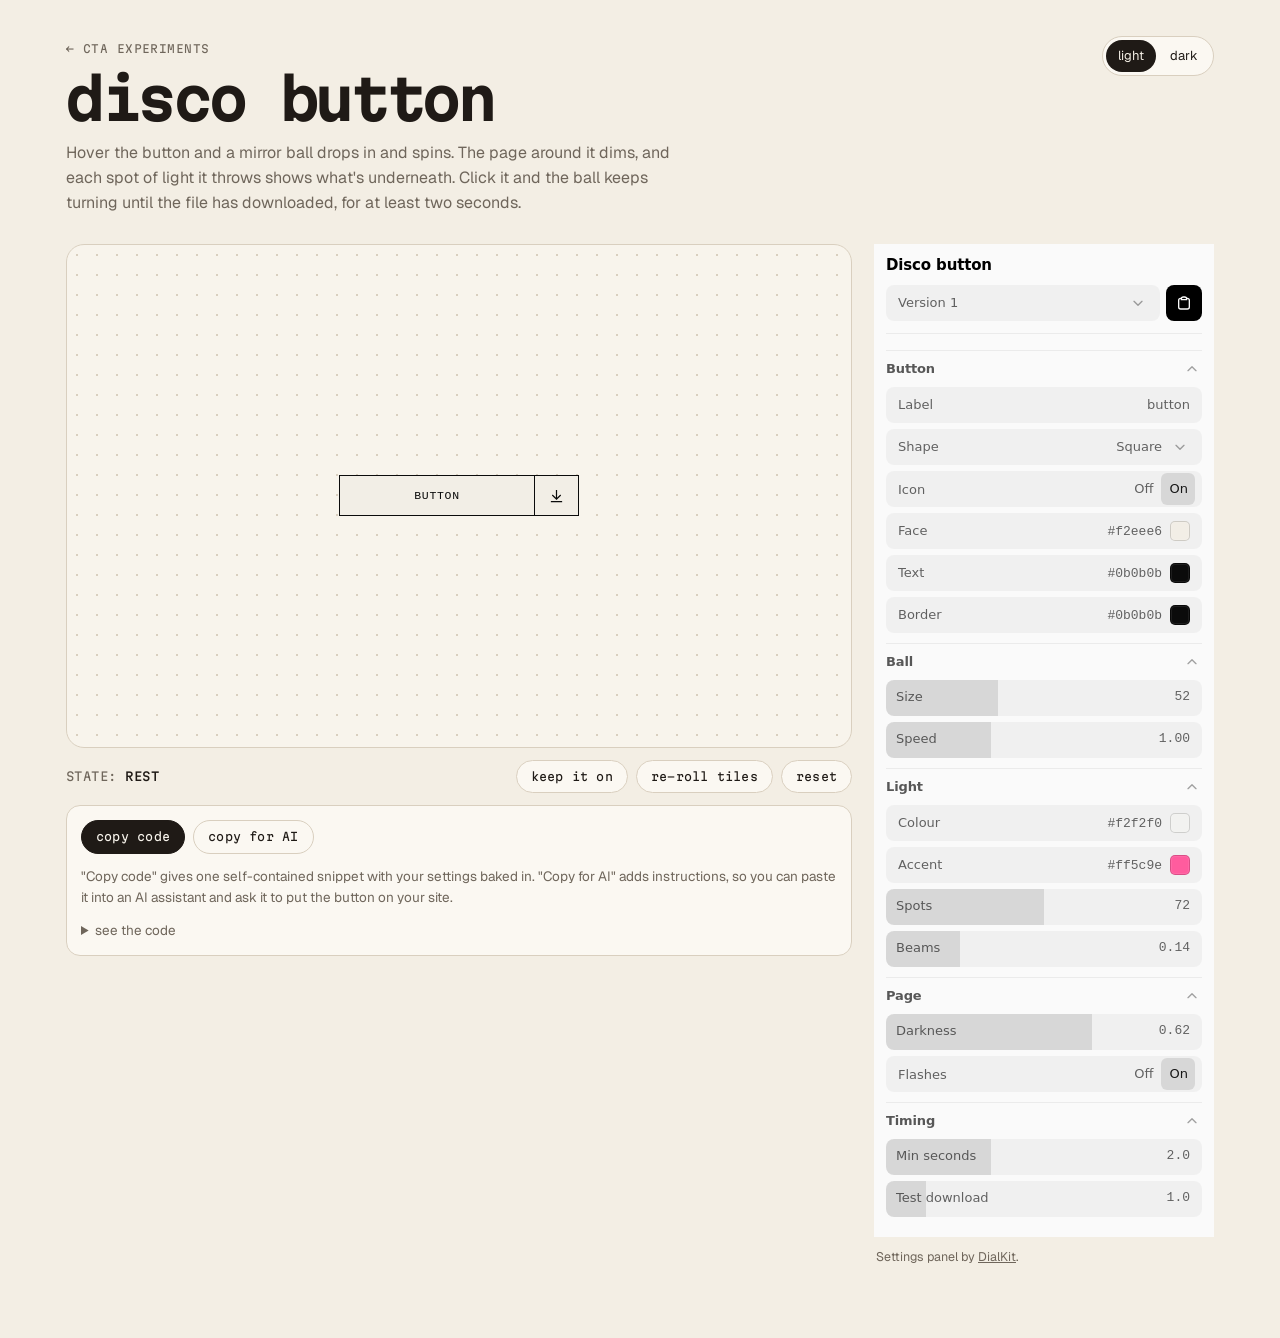
<file: ctas/disco-button/index.html>
<!doctype html>
<html lang="en">
<head>
<meta charset="utf-8">
<meta name="viewport" content="width=device-width, initial-scale=1, viewport-fit=cover">
<title>Disco Button</title>
<meta name="description" content="A button that drops a mirror ball and throws light across the page. Tune it, then copy the code.">
<link rel="preconnect" href="https://fonts.googleapis.com">
<link rel="preconnect" href="https://fonts.gstatic.com" crossorigin>
<link rel="stylesheet" href="https://fonts.googleapis.com/css2?family=Martian+Mono:wght@400;500;700&family=Geist:wght@400;500&display=swap">
<link rel="stylesheet" href="../../assets/site.css?v=5">
<link rel="stylesheet" href="../../assets/bench.css?v=5">
<link rel="stylesheet" href="../../assets/vendor/dialkit/dialkit.css?v=5">
<style>
  /* faint dots on the stage so the light spots have something to reveal */
  .stage { background-image: radial-gradient(circle, var(--line) 1px, transparent 1.3px); background-size: 20px 20px; }
</style>
</head>
<body>
<div class="wrap">
  <header class="top">
    <div>
      <a class="crumb" href="../../index.html">← cta experiments</a>
      <h1>disco button</h1>
      <p class="lede">Hover the button and a mirror ball drops in and spins. The page around it dims, and each spot of light it throws shows what's underneath. Click it and the ball keeps turning until the file has downloaded, for at least two seconds.</p>
    </div>
    <div class="seg" role="group" aria-label="Theme">
      <button type="button" data-theme-set="light" aria-pressed="false">light</button>
      <button type="button" data-theme-set="dark" aria-pressed="false">dark</button>
    </div>
  </header>

  <div class="bench">
    <section class="stage-col" aria-label="Preview">
      <div class="stage" id="stage">
        <a class="disco-button" id="demo" href="#" data-demo><span class="disco-button__label">button</span></a>
      </div>
      <div class="stage-bar">
        <span class="state">state: <b id="state" aria-live="polite">rest</b></span>
        <div class="row">
          <button class="chip" type="button" id="pin" aria-pressed="false">keep it on</button>
          <button class="chip" type="button" id="reroll">re-roll tiles</button>
          <button class="chip" type="button" id="reset">reset</button>
        </div>
      </div>
      <div class="export">
        <div class="row" style="justify-content:space-between">
          <div class="row">
            <button class="btn btn--solid" type="button" id="copy-code">copy code</button>
            <button class="btn" type="button" id="copy-ai">copy for AI</button>
          </div>
          <span class="toast" id="toast" role="status"></span>
        </div>
        <p>"Copy code" gives one self-contained snippet with your settings baked in. "Copy for AI" adds instructions, so you can paste it into an AI assistant and ask it to put the button on your site.</p>
        <details>
          <summary>see the code</summary>
          <pre id="code" tabindex="0"></pre>
        </details>
      </div>
    </section>

    <aside class="panel" aria-label="Settings">
      <div id="panel"></div>
      <p class="panel-note">Settings panel by <a href="https://github.com/joshpuckett/dialkit">DialKit</a>.</p>
    </aside>
  </div>
</div>

<script src="../../assets/vendor/dialkit/dialkit.js?v=5"></script>
<script src="../../assets/bench.js?v=5"></script>
<script src="disco-button.js?v=5"></script>
<script src="playground.js?v=5"></script>
</body>
</html>
</file>
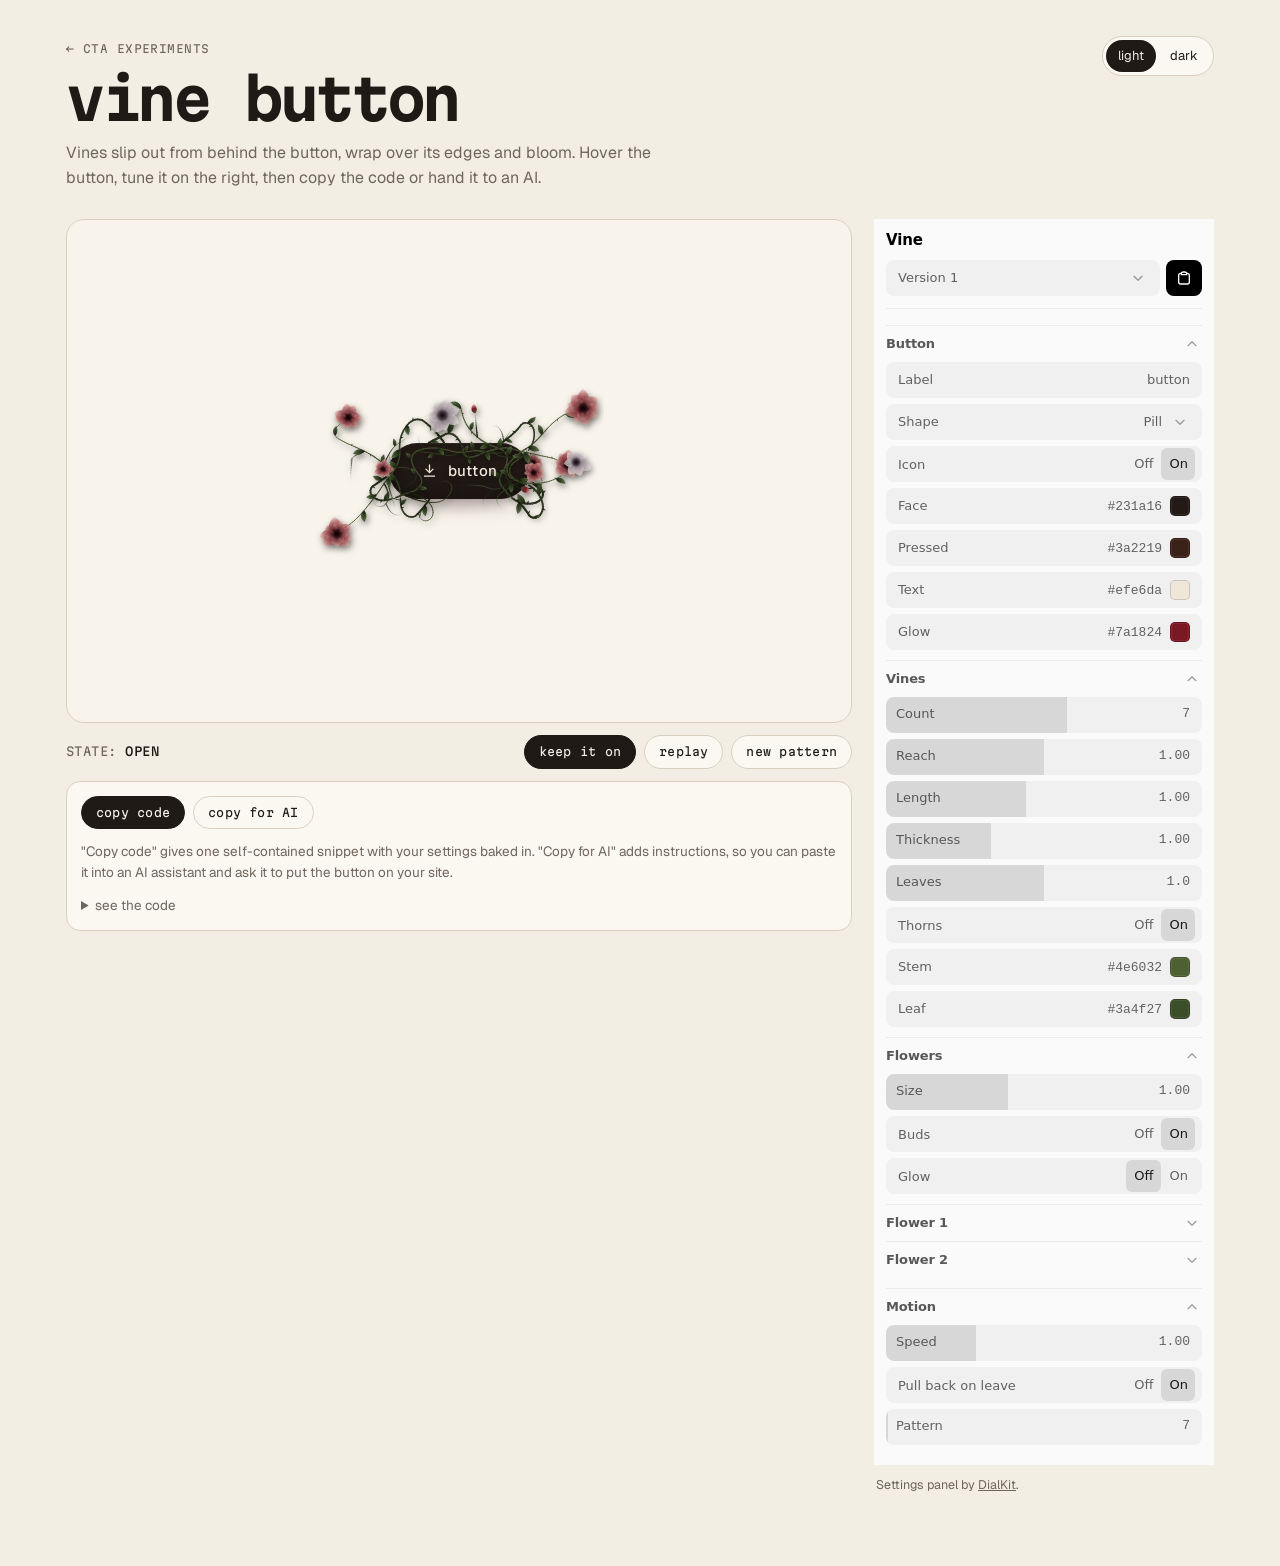
<file: ctas/vine/index.html>
<!doctype html>
<html lang="en">
<head>
<meta charset="utf-8">
<meta name="viewport" content="width=device-width, initial-scale=1, viewport-fit=cover">
<title>Vine Button</title>
<meta name="description" content="A button whose vines slip out from behind it and bloom. Tune it, then copy the code.">
<link rel="preconnect" href="https://fonts.googleapis.com">
<link rel="preconnect" href="https://fonts.gstatic.com" crossorigin>
<link rel="stylesheet" href="https://fonts.googleapis.com/css2?family=Martian+Mono:wght@400;500;700&family=Geist:wght@400;500&display=swap">
<link rel="stylesheet" href="../../assets/site.css?v=5">
<link rel="stylesheet" href="../../assets/bench.css?v=5">
<link rel="stylesheet" href="../../assets/vendor/dialkit/dialkit.css?v=5">
</head>
<body>
<div class="wrap">
  <header class="top">
    <div>
      <a class="crumb" href="../../index.html">← cta experiments</a>
      <h1>vine button</h1>
      <p class="lede">Vines slip out from behind the button, wrap over its edges and bloom. Hover the button, tune it on the right, then copy the code or hand it to an AI.</p>
    </div>
    <div class="seg" role="group" aria-label="Theme">
      <button type="button" data-theme-set="light" aria-pressed="false">light</button>
      <button type="button" data-theme-set="dark" aria-pressed="false">dark</button>
    </div>
  </header>

  <div class="bench">
    <section class="stage-col" aria-label="Preview">
      <div class="stage" id="stage">
        <a class="vine-cta" id="demo" href="#" data-demo><span class="vine-cta__label"><span id="demo-text">button</span></span></a>
      </div>
      <div class="stage-bar">
        <span class="state">state: <b id="state" aria-live="polite">open</b></span>
        <div class="row">
          <button class="chip" type="button" id="pin" aria-pressed="true">keep it on</button>
          <button class="chip" type="button" id="replay">replay</button>
          <button class="chip" type="button" id="shuffle">new pattern</button>
        </div>
      </div>
      <div class="export">
        <div class="row" style="justify-content:space-between">
          <div class="row">
            <button class="btn btn--solid" type="button" id="copy-code">copy code</button>
            <button class="btn" type="button" id="copy-ai">copy for AI</button>
          </div>
          <span class="toast" id="toast" role="status"></span>
        </div>
        <p>"Copy code" gives one self-contained snippet with your settings baked in. "Copy for AI" adds instructions, so you can paste it into an AI assistant and ask it to put the button on your site.</p>
        <details>
          <summary>see the code</summary>
          <pre id="code" tabindex="0"></pre>
        </details>
      </div>
    </section>

    <aside class="panel" aria-label="Settings">
      <div id="panel"></div>
      <p class="panel-note">Settings panel by <a href="https://github.com/joshpuckett/dialkit">DialKit</a>.</p>
    </aside>
  </div>
</div>

<script src="../../assets/vendor/dialkit/dialkit.js?v=5"></script>
<script src="../../assets/bench.js?v=5"></script>
<script src="vine-cta.js?v=5"></script>
<script src="playground.js?v=5"></script>
</body>
</html>
</file>
<file: assets/site.css>
/* Shared look for the gallery and every playground.
   Beige paper and warm black ink. Mono for names, labels and numbers;
   a quiet sans for anything you read in sentences. */
:root {
  --bg: #f3eee4;        /* beige paper */
  --surface: #fbf8f2;   /* near-white card */
  --sunk: #ebe4d6;      /* code boxes, wells */
  --stage: #f8f4ec;     /* where the button sits */
  --ink: #1f1a16;       /* warm black */
  --muted: #6f665b;
  --line: #d9cfbf;
  --accent: #1f1a16;
  --accent-ink: #f8f4ec;
  --display: "Martian Mono", ui-monospace, SFMono-Regular, Menlo, Consolas, monospace;
  --body: "Geist", ui-sans-serif, system-ui, -apple-system, "Segoe UI", sans-serif;
  --mono: "Martian Mono", ui-monospace, SFMono-Regular, Menlo, Consolas, monospace;
  color-scheme: light;
}
/* dark is opt-in from the switch on the playgrounds, never automatic */
:root[data-theme="dark"] {
  --bg: #1a1714; --surface: #221e1a; --sunk: #15120f; --stage: #1e1a17; --ink: #f1ebe0; --muted: #a59a8c;
  --line: #3a332c; --accent: #f1ebe0; --accent-ink: #1a1714; color-scheme: dark;
}

* { box-sizing: border-box; }
html, body { margin: 0; }
body { background: var(--bg); color: var(--ink); font-family: var(--body); font-size: 15px; line-height: 1.55; -webkit-font-smoothing: antialiased; }
a { color: inherit; }
button, input, select { font: inherit; color: inherit; }
:focus-visible { outline: 2px solid var(--ink); outline-offset: 3px; }

.wrap {
  max-width: 1180px;
  margin: 0 auto;
  padding-block: 36px 72px;
  padding-left: max(16px, env(safe-area-inset-left, 0px));
  padding-right: max(16px, env(safe-area-inset-right, 0px));
}

.top { display: flex; align-items: flex-start; justify-content: space-between; gap: 12px 24px; flex-wrap: wrap; margin-bottom: 28px; }
.crumb { font-family: var(--mono); font-size: 11px; color: var(--muted); text-decoration: none; letter-spacing: .04em; text-transform: uppercase; }
a.crumb:hover { color: var(--ink); }
h1 { font-family: var(--display); font-weight: 700; font-size: clamp(30px, 5.2vw, 56px); line-height: 1; letter-spacing: -.06em; margin: 12px 0 0; text-wrap: balance; }
.lede { color: var(--muted); max-width: 56ch; margin: 14px 0 0; font-size: 16px; text-wrap: pretty; }

.chip, .btn {
  display: inline-flex; align-items: center; gap: 8px; border: 1px solid var(--line); background: var(--surface);
  border-radius: 999px; padding: 7px 14px; font-family: var(--mono); font-size: 11.5px; letter-spacing: .02em;
  cursor: pointer; text-decoration: none; white-space: nowrap;
}
.chip:hover, .btn:hover { border-color: var(--ink); }
.chip[aria-pressed="true"] { background: var(--ink); color: var(--bg); border-color: var(--ink); }
.btn--solid { background: var(--ink); color: var(--accent-ink); border-color: var(--ink); }
.btn--solid:hover { opacity: .9; }

.mono { font-family: var(--mono); }
</file>
<file: assets/bench.css>
/* Shared playground layout: the button on a stage on the left,
   the DialKit panel on the right, the copy options under the stage. */
.bench { display: grid; grid-template-columns: minmax(0, 1fr) 340px; gap: 22px; align-items: start; }
.stage-col { position: sticky; top: 16px; display: grid; gap: 12px; min-width: 0; }
.stage {
  position: relative; isolation: isolate; overflow: hidden; border-radius: 18px; border: 1px solid var(--line);
  min-height: clamp(360px, 56vh, 560px); display: grid; place-items: center; padding: 60px 16px;
  background: var(--stage); transition: background-color .4s ease;
}
.stage-bar { display: flex; flex-wrap: wrap; align-items: center; justify-content: space-between; gap: 10px; }
.state { font-family: var(--mono); font-size: 12px; color: var(--muted); letter-spacing: .04em; text-transform: uppercase; }
.state b { color: var(--accent); font-weight: 500; }
.row { display: flex; flex-wrap: wrap; align-items: center; gap: 8px; }
.export { border: 1px solid var(--line); border-radius: 14px; background: var(--surface); padding: 14px; display: grid; gap: 12px; }
.export p { margin: 0; color: var(--muted); font-size: 13.5px; }
.export details summary { cursor: pointer; font-size: 13.5px; color: var(--muted); }
.export pre { margin: 10px 0 0; max-height: 280px; overflow: auto; background: var(--sunk); border-radius: 10px; padding: 12px; font-family: var(--mono); font-size: 11.5px; line-height: 1.55; white-space: pre; }
.toast { font-family: var(--mono); font-size: 12px; color: var(--accent); min-height: 1em; }

.panel { min-width: 0; position: sticky; top: 16px; }
.panel-note { margin: 10px 2px 0; color: var(--muted); font-size: 12.5px; }

.seg { display: inline-flex; border: 1px solid var(--line); border-radius: 999px; padding: 3px; gap: 2px; background: var(--surface); }
.seg button { border: 0; background: none; border-radius: 999px; padding: 6px 12px; font-size: 13px; cursor: pointer; }
.seg button[aria-pressed="true"] { background: var(--ink); color: var(--bg); }

@media (max-width: 960px) {
  .bench { grid-template-columns: 1fr; }
  .stage-col, .panel { position: static; }
}
</file>
<file: assets/vendor/dialkit/dialkit.css>
/* Dialkit Theme - Dark glassmorphic design */
.dialkit-root {
  position: relative;

  /* Surfaces */
  --dial-surface: rgba(255, 255, 255, 0.05);
  --dial-surface-hover: rgba(255, 255, 255, 0.1);
  --dial-surface-active: rgba(255, 255, 255, 0.11);
  --dial-surface-subtle: rgba(255, 255, 255, 0.06);

  /* Text hierarchy - 3 levels */
  --dial-text-root: #FFFFFF;   /* Root title */
  --dial-text-section: rgba(255, 255, 255, 0.7); /* Section titles + carets */
  --dial-text-label: rgba(255, 255, 255, 0.7);   /* Input labels */
  --dial-text-focus: #ffffff;

  /* Legacy aliases */
  --dial-text-primary: rgba(255, 255, 255, 0.95);
  --dial-text-secondary: rgba(255, 255, 255, 0.6);
  --dial-text-tertiary: rgba(255, 255, 255, 0.4);

  /* Borders */
  --dial-border: rgba(255, 255, 255, 0.1);
  --dial-border-hover: rgba(255, 255, 255, 0.15);
  --dial-focus-ring: rgba(255, 255, 255, 0.6);

  /* Timeline clips are light by default; light themes add a dark tint so
     their shape stays distinct from the lane without replacing custom hues. */
  --dial-timeline-clip-overlay: transparent;

  /* Glassmorphic panel */
  --dial-glass-bg: #212121;
  --dial-dropdown-bg: #2a2a2a;
  --dial-backdrop-blur: 20px;
  --dial-radius: 8px;
  --dial-row-height: 36px;
  --dial-row-gap: 6px;
  --dial-shadow: 0 8px 32px rgba(0, 0, 0, 0.5);
  --dial-shadow-collapsed: 0 4px 16px rgba(0, 0, 0, 0.25);
  --dial-shadow-dropdown: 0 8px 24px rgba(0, 0, 0, 0.4);

  /* Fonts */
  font-family: system-ui, -apple-system, 'SF Pro Display', sans-serif;
  -webkit-font-smoothing: antialiased;
  -moz-osx-font-smoothing: grayscale;
}

.dialkit-panel {
  position: fixed;
  z-index: 9999;
  max-height: calc(100vh - 32px);
  overflow: visible;
}

/* Inline mode */
.dialkit-root[data-mode="inline"] {
  max-height: 100%;
}

.dialkit-panel[data-mode="inline"] {
  position: static;
  z-index: auto;
  max-height: inherit;
  height: auto;
  overflow: visible;
}

.dialkit-panel-inner {
  box-sizing: border-box;
  background: var(--dial-glass-bg);
  border: 1px solid var(--dial-border);
  border-radius: 14px;
  backdrop-filter: blur(var(--dial-backdrop-blur));
  -webkit-backdrop-filter: blur(var(--dial-backdrop-blur));
  padding: 10px 12px;
  transform: translateZ(0);
  transform-origin: var(--dial-origin-y, top) var(--dial-origin-x, right);
}

.dialkit-panel[data-origin-x="left"] {
  --dial-origin-x: left;
}

.dialkit-panel[data-origin-x="right"] {
  --dial-origin-x: right;
}

.dialkit-panel[data-origin-y="top"] {
  --dial-origin-y: top;
}

.dialkit-panel[data-origin-y="bottom"] {
  --dial-origin-y: bottom;
}

.dialkit-panel[data-position="top-left"] .dialkit-panel-inner {
  max-height: calc(100vh - 80px);
  overflow-y: auto;
}


.dialkit-panel-inner[data-collapsed="true"] {
  transform-origin: center;
  border-radius: 50%;
  padding: 12px;
  box-sizing: border-box;
}

.dialkit-panel-inner[data-collapsed="true"] .dialkit-panel-header {
  padding-bottom: 0;
  margin-bottom: 0;
  border-bottom: none;
}

.dialkit-panel-inner[data-collapsed="true"] .dialkit-folder-title-row {
  display: none;
}

.dialkit-panel-inner[data-collapsed="true"] .dialkit-folder-header-top {
  justify-content: center;
  padding: 0;
}

.dialkit-panel-inner::-webkit-scrollbar {
  display: none;
}

.dialkit-panel-inner {
  -ms-overflow-style: none;
  scrollbar-width: none;
  overflow-anchor: none;
}

.dialkit-panel-inner[data-folding="true"]:not(.dialkit-panel-inline) {
  height: var(--dial-panel-fold-height) !important;
}

/* Put the top inset inside the sticky header so it never scrolls away. */
.dialkit-panel-inner:not([data-collapsed="true"]) {
  padding-top: 0;
}

.dialkit-panel-inner:not([data-collapsed="true"]) > .dialkit-folder-root > .dialkit-panel-header {
  position: sticky;
  top: 0;
  z-index: 3;
  padding-top: 10px;
  background: var(--dial-glass-bg);
}

/* Cover the side gutters too, including when a section pushes its header up. */
.dialkit-panel-inner:not([data-collapsed="true"]) > .dialkit-folder-root > .dialkit-panel-header::before,
.dialkit-folder-section > .dialkit-folder-header::before {
  content: '';
  position: absolute;
  inset: 0 -12px;
  z-index: -1;
  background: var(--dial-glass-bg);
  pointer-events: none;
}

.dialkit-panel-inner:not([data-collapsed="true"]) > .dialkit-folder-root > .dialkit-panel-header .dialkit-panel-icon {
  right: 0;
}

.dialkit-panel-inline {
  width: 100%;
  height: auto;
  max-height: inherit;
  /* Use the host's scroll container so sticky headers also work when embedded. */
  overflow: visible;
  box-shadow: none;
  border-radius: 0;
  border: none;
  box-sizing: border-box;
}

.dialkit-panel[data-mode="inline"] .dialkit-panel-wrapper {
  display: flex;
  flex-direction: column;
  width: 100%;
  max-height: inherit;
  height: auto;
}

/* Position variants */
.dialkit-panel[data-position="top-right"] {
  top: 16px;
  right: 16px;
}

.dialkit-panel[data-position="top-left"] {
  top: 16px;
  left: 16px;
}

.dialkit-panel[data-position="bottom-right"] {
  bottom: 16px;
  right: 16px;
}

.dialkit-panel[data-position="bottom-left"] {
  bottom: 16px;
  left: 16px;
}

/* Folder */
.dialkit-folder {
  padding-bottom: 8px;
  margin-bottom: 8px;
  border-bottom: 1px solid var(--dial-surface-subtle);
}

.dialkit-folder:last-child:not(.dialkit-folder-root) {
  padding-bottom: 0;
  margin-bottom: 0;
}

.dialkit-folder-root {
  padding-bottom: 0;
  margin-bottom: 0;
  border-bottom: none;
}

.dialkit-panel-header {
  padding-bottom: 6px;
  margin-bottom: 12px;
  border-bottom: 1px solid var(--dial-surface-subtle);
}

.dialkit-panel:not([data-mode="inline"]) .dialkit-panel-inner:not([data-collapsed="true"]) > .dialkit-folder-root > .dialkit-panel-header {
  cursor: grab;
}

.dialkit-panel:not([data-mode="inline"]) .dialkit-panel-inner:not([data-collapsed="true"]) > .dialkit-folder-root > .dialkit-panel-header:active {
  cursor: grabbing;
}

.dialkit-panel:not([data-mode="inline"]) .dialkit-panel-inner:not([data-collapsed="true"]) .dialkit-panel-icon {
  color: var(--dial-text-label);
  opacity: 0.6;
}

.dialkit-panel:not([data-mode="inline"]) .dialkit-panel-icon {
  cursor: pointer;
}

.dialkit-folder-header {
  cursor: pointer;
  user-select: none;
}

.dialkit-folder-header-top {
  display: flex;
  align-items: center;
  justify-content: space-between;
  padding: 0 0 8px 0;
}


.dialkit-folder-title {
  font-size: 13px;
  font-weight: 600;
  color: var(--dial-text-section);
  letter-spacing: -0.01em;
  transform: translateY(-0.5px);
  transition: color 0.15s;
}

.dialkit-folder-title-root {
  font-size: 15px;
  font-weight: 600;
  color: var(--dial-text-root);
  transform: translateZ(0);
}

.dialkit-folder-title-row {
  display: flex;
  align-items: center;
  gap: 6px;
  flex: 1;
  white-space: nowrap;
  overflow: hidden;
}

.dialkit-folder-copy {
  display: flex;
  align-items: center;
  justify-content: center;
  width: 20px;
  height: 20px;
  padding: 0;
  background: transparent;
  border: none;
  cursor: pointer;
}

.dialkit-folder-copy svg {
  width: 14px;
  height: 14px;
  color: var(--dial-text-section);
}

.dialkit-folder-icon {
  width: 20px;
  height: 20px;
  padding: 2px;
  box-sizing: border-box;
  flex-shrink: 0;
  color: var(--dial-text-label);
  opacity: 0.6;
}

.dialkit-panel-icon {
  position: absolute;
  top: 12px;
  right: 12px;
  width: 16px;
  height: 16px;
  color: var(--dial-text-focus);
  z-index: 1;
}

.dialkit-folder-content {
  will-change: transform;
}

/* Clip layout overflow as well as paint while a folder folds. A clip-path alone
   leaves its full contents in the outer scroll range until they unmount. */
.dialkit-folder:not(.dialkit-folder-root) > .dialkit-folder-content {
  overflow-y: clip;
}

.dialkit-folder-inner {
  display: flex;
  flex-direction: column;
  gap: var(--dial-row-gap);
  padding-bottom: 10px;
}

/* Non-root folders - top & bottom HR dividers */
.dialkit-folder:not(.dialkit-folder-root) {
  border-top: 1px solid var(--dial-surface-subtle);
  border-bottom: 1px solid var(--dial-surface-subtle);
  margin-top: 4px;
  margin-bottom: 4px;
  padding-bottom: 0;
}

.dialkit-folder:not(.dialkit-folder-root):last-child {
  border-bottom: none;
  margin-bottom: 0;
}

/* Adjacent non-root folders collapse gap and share a single divider */
.dialkit-folder:not(.dialkit-folder-root) + .dialkit-folder:not(.dialkit-folder-root) {
  margin-top: -10px;
  border-top: none;
}

/* Non-root folder header - match row height */
.dialkit-folder:not(.dialkit-folder-root) > .dialkit-folder-header {
  height: var(--dial-row-height);
  padding: 0;
}

.dialkit-folder:not(.dialkit-folder-root) > .dialkit-folder-header > .dialkit-folder-header-top {
  padding: 0;
  height: 100%;
}

/* Root folder inner needs no extra bottom padding */
.dialkit-folder-root > .dialkit-folder-content > .dialkit-folder-inner {
  padding-bottom: 0;
}

/* A sole group that comes first can share the panel header's divider. */
.dialkit-folder-root > .dialkit-folder-content > .dialkit-folder-inner > .dialkit-folder:first-child:not(:has(~ .dialkit-folder)) {
  border-top: none;
  margin-top: 0;
}

.dialkit-panel[data-multiple="true"] .dialkit-panel-inner:not([data-collapsed="true"]) {
  padding: 0 12px;
}

.dialkit-panel[data-multiple="true"] .dialkit-panel-inner:not([data-collapsed="true"]) .dialkit-panel-icon {
  top: 14px;
}

.dialkit-panel[data-multiple="true"] .dialkit-folder-root > .dialkit-panel-header {
  padding-top: 0;
  padding-bottom: 0;
  margin-bottom: 0;
}

.dialkit-panel[data-multiple="true"] .dialkit-folder-root > .dialkit-panel-header > .dialkit-folder-header-top,
.dialkit-panel[data-multiple="true"] .dialkit-folder-root > .dialkit-folder-content > .dialkit-folder-inner > .dialkit-folder > .dialkit-folder-header > .dialkit-folder-header-top {
  height: 44px;
  padding: 0;
}

.dialkit-panel[data-multiple="true"] .dialkit-folder-root > .dialkit-folder-content > .dialkit-folder-inner > .dialkit-folder > .dialkit-folder-header {
  height: auto;
}

.dialkit-panel[data-multiple="true"] .dialkit-folder-root > .dialkit-folder-content > .dialkit-folder-inner {
  gap: 0;
}

.dialkit-panel[data-multiple="true"] .dialkit-folder-root > .dialkit-folder-content > .dialkit-folder-inner > .dialkit-folder {
  margin: 0;
  padding-bottom: 0;
  border-top: 1px solid var(--dial-surface-subtle);
  border-bottom: none;
}

.dialkit-panel[data-multiple="true"] .dialkit-folder-root > .dialkit-folder-content > .dialkit-folder-inner > .dialkit-folder > .dialkit-folder-header .dialkit-folder-title {
  font-size: 15px;
  font-weight: 600;
  line-height: 20px;
  color: var(--dial-text-root);
  transform: translateZ(0);
}

.dialkit-panel[data-multiple="true"] .dialkit-folder-title-root {
  line-height: 20px;
}

.dialkit-panel[data-multiple="true"] .dialkit-folder-root > .dialkit-folder-content > .dialkit-folder-inner > .dialkit-folder:first-child {
  border-top: none;
  margin-top: 0;
}

.dialkit-panel[data-multiple="true"] .dialkit-folder-root > .dialkit-folder-content > .dialkit-folder-inner > .dialkit-folder + .dialkit-folder {
  margin-top: 0;
}

.dialkit-panel[data-multiple="true"] .dialkit-folder-root > .dialkit-folder-content > .dialkit-folder-inner > .dialkit-folder > .dialkit-folder-content > .dialkit-folder-inner {
  padding-top: 0;
  padding-bottom: 12px;
}

/* Only registered panels stick; ordinary folders remain part of the content. */
.dialkit-panel .dialkit-folder.dialkit-folder-section > .dialkit-folder-header {
  position: sticky;
  top: var(--dial-panel-header-height, 0px);
  z-index: 2;
  height: auto;
  background: var(--dial-glass-bg);
}

.dialkit-folder-section {
  --dial-section-header-height: calc(44px + var(--dial-row-height) + 10px);
}

/* Keyboard navigation must reveal controls below both pinned header rows. */
.dialkit-folder-inner :is(button, input, textarea, [tabindex]) {
  scroll-margin-top: calc(var(--dial-panel-header-height, 0px) + var(--dial-section-header-height, 0px) + var(--dial-row-gap));
}

.dialkit-folder.dialkit-folder-section > .dialkit-folder-header > .dialkit-folder-header-top {
  height: var(--dial-row-height);
}

.dialkit-panel-section-toolbar-clip {
  overflow-y: clip;
}

.dialkit-folder-section > .dialkit-folder-header > .dialkit-panel-section-toolbar-clip > .dialkit-panel-section-toolbar {
  padding-top: 4px;
  padding-bottom: var(--dial-row-gap);
  box-sizing: content-box;
}

.dialkit-panel-toolbar:empty,
.dialkit-panel-section-toolbar:empty {
  display: none;
}

/* Content spacing handled by folder-inner gap */


/* Slider */
.dialkit-slider-wrapper {
  position: relative;
  height: var(--dial-row-height);
}

.dialkit-slider {
  position: absolute;
  top: 0;
  left: 0;
  width: 100%;
  height: 100%;
  cursor: pointer;
  user-select: none;
  overflow: hidden;
  background: var(--dial-surface);
  border-radius: var(--dial-radius);
  touch-action: none;
}

.dialkit-slider-hashmarks {
  position: absolute;
  inset: 0;
  pointer-events: none;
}

.dialkit-slider-hashmark {
  position: absolute;
  top: 50%;
  width: 1px;
  height: 8px;
  border-radius: 999px;
  transform: translateX(-50%) translateY(-50%);
  background: rgba(255, 255, 255, 0);
  transition: background 200ms;
}

.dialkit-slider-active .dialkit-slider-hashmark {
  background: var(--dial-border-hover);
}

.dialkit-slider-active .dialkit-slider-value {
  color: var(--dial-text-focus);
}

.dialkit-slider-fill {
  position: absolute;
  top: 0;
  bottom: 0;
  left: 0;
  background: var(--dial-surface-active);
  transition: background 0.15s;
  pointer-events: none;
}

.dialkit-slider-active .dialkit-slider-fill {
  background: var(--dial-border-hover);
}

.dialkit-slider-handle {
  position: absolute;
  top: 50%;
  width: 3px;
  height: 20px;
  border-radius: 999px;
  background: var(--dial-text-primary);
  pointer-events: none;
}

.dialkit-slider-label {
  position: absolute;
  left: 10px;
  top: 50%;
  transform: translateY(calc(-50% - 0.5px));
  font-size: 13px;
  font-weight: 500;
  color: var(--dial-text-label);
  pointer-events: none;
  transition: color 0.15s;
  display: inline-flex;
  align-items: center;
}

.dialkit-slider-value {
  position: absolute;
  right: 12px;
  top: 50%;
  transform: translateY(calc(-50% + 0.5px));
  font-size: 13px;
  font-weight: 500;
  font-family: 'Geist Mono', monospace;
  color: var(--dial-text-label);
  pointer-events: auto;
  transition: color 0.15s, border-color 0.15s;
  border-bottom: 1px solid transparent;
  padding-bottom: 1px;
}

.dialkit-slider-value-editable {
  border-bottom-color: var(--dial-text-label);
}

.dialkit-slider-input {
  position: absolute;
  right: 12px;
  top: 50%;
  transform: translateY(-50%);
  width: 4ch;
  min-width: 3ch;
  max-width: 6ch;
  font-size: 13px;
  font-weight: 500;
  font-family: 'Geist Mono', monospace;
  color: var(--dial-text-label);
  background: transparent;
  border: none;
  border-bottom: 1px solid var(--dial-text-label);
  padding: 0 0 1px 0;
  outline: none;
  text-align: right;
}

.dialkit-slider-input:focus {
  color: var(--dial-text-focus);
}

/* Segmented Control */
.dialkit-segmented {
  position: relative;
  display: flex;
  padding: 2px;
  background: transparent;
  border-radius: var(--dial-radius);
}

.dialkit-segmented-pill {
  position: absolute;
  top: 2px;
  bottom: 2px;
  background: var(--dial-surface-active);
  border-radius: 6px;
  z-index: 0;
  pointer-events: none;
}

.dialkit-segmented-button {
  position: relative;
  z-index: 1;
  flex: 0 0 auto;
  padding: 6px 8px;
  font-family: inherit;
  font-size: 13px;
  font-weight: 500;
  background: transparent;
  border: none;
  cursor: pointer;
  transition: color 0.15s;
}

.dialkit-segmented-button[data-active="true"] {
  color: var(--dial-text-primary);
}

.dialkit-segmented-button[data-active="false"] {
  color: var(--dial-text-label);
}

/* Toggle */
.dialkit-toggle {
  display: flex;
  align-items: center;
  justify-content: space-between;
  padding: 10px 16px;
  background: var(--dial-surface);
  border-radius: var(--dial-radius);
  cursor: pointer;
  user-select: none;
  transition: background 0.15s;
}

.dialkit-toggle:hover {
  background: var(--dial-surface-hover);
}

.dialkit-toggle-label {
  font-size: 13px;
  font-weight: 500;
  color: var(--dial-text-label);
  transition: color 0.15s;
}

.dialkit-toggle[data-checked="true"] .dialkit-toggle-label {
  color: var(--dial-text-primary);
}

.dialkit-toggle-track {
  width: 36px;
  height: 20px;
  border-radius: 10px;
  background: var(--dial-surface-active);
  transition: background 0.2s;
  position: relative;
}

.dialkit-toggle[data-checked="true"] .dialkit-toggle-track {
  background: var(--dial-border-hover);
}

.dialkit-toggle-thumb {
  position: absolute;
  top: 2px;
  width: 16px;
  height: 16px;
  border-radius: 8px;
  background: var(--dial-text-primary);
}

/* Button Group */
.dialkit-button-group {
  display: flex;
  flex-direction: column;
  gap: 6px;
}

.dialkit-button {
  flex: 1;
  padding: 10px 16px;
  font-family: inherit;
  font-size: 13px;
  font-weight: 500;
  color: var(--dial-text-secondary);
  background: var(--dial-surface);
  border: none;
  border-radius: var(--dial-radius);
  cursor: pointer;
  transition: background 0.15s, color 0.15s;
}

.dialkit-button:hover {
  background: var(--dial-surface-hover);
  color: var(--dial-text-primary);
}

.dialkit-button:active {
  background: var(--dial-surface-active);
}

/* Labeled Control Row (label + control side by side) */
.dialkit-labeled-control {
  display: flex;
  align-items: center;
  justify-content: space-between;
  gap: 12px;
  height: var(--dial-row-height);
  padding: 2px 10px 2px 12px;
  background: var(--dial-surface);
  border-radius: var(--dial-radius);
}

.dialkit-labeled-control-label {
  display: flex;
  align-items: center;
  font-size: 13px;
  font-weight: 500;
  color: var(--dial-text-label);
  flex-shrink: 0;
  line-height: 17px;
}

.dialkit-labeled-control .dialkit-segmented {
  flex-shrink: 0;
  margin-right: -6px;
}

.dialkit-action-button {
  width: 160px;
  flex-shrink: 0;
  padding: 10px 16px;
  font-family: inherit;
  font-size: 13px;
  font-weight: 500;
  color: var(--dial-text-secondary);
  background: var(--dial-surface);
  border: none;
  border-radius: var(--dial-radius);
  cursor: pointer;
  transition: background 0.15s, color 0.15s;
}

.dialkit-action-button:hover {
  background: var(--dial-surface-hover);
  color: var(--dial-text-primary);
}

.dialkit-action-button:active {
  background: var(--dial-surface-active);
}

.dialkit-actions-group {
  align-items: flex-start;
}

.dialkit-actions-stack {
  display: flex;
  flex-direction: column;
  gap: 6px;
  width: 160px;
}

/* Spring Visualization */
.dialkit-spring-viz {
  width: 100%;
  border-radius: var(--dial-radius);
  background: var(--dial-surface);
  overflow: visible;
}

.dialkit-easing-viz {
  position: relative;
  width: 100%;
  aspect-ratio: 256 / 180;
  border-radius: var(--dial-radius);
  background: var(--dial-surface);
  overflow: hidden;
  isolation: isolate;
}

.dialkit-easing-viz svg {
  position: absolute;
  inset: 0;
  width: 100%;
  height: 100%;
  pointer-events: none;
}

.dialkit-easing-reference {
  stroke: var(--dial-text-tertiary);
  stroke-width: 1;
  stroke-dasharray: 3 4;
  opacity: 0.4;
}

.dialkit-easing-tangent {
  stroke: var(--dial-text-tertiary);
  stroke-width: 1;
}

.dialkit-easing-curve {
  fill: none;
  stroke: var(--dial-text-primary);
  stroke-width: 2;
  stroke-linecap: round;
}

.dialkit-easing-endpoint {
  fill: var(--dial-text-secondary);
}

.dialkit-easing-handle {
  position: absolute;
  display: grid;
  place-items: center;
  width: 24px;
  height: 24px;
  padding: 0;
  border: 0;
  border-radius: 50%;
  background: transparent;
  transform: translate(-50%, -50%);
  cursor: grab;
  touch-action: none;
  user-select: none;
  -webkit-user-select: none;
}

.dialkit-easing-handle::after {
  content: '';
  width: 10px;
  height: 10px;
  box-sizing: border-box;
  border: 1.5px solid var(--dial-text-secondary);
  border-radius: 50%;
  background: var(--dial-surface);
}

.dialkit-easing-handle:hover::after,
.dialkit-easing-handle:focus-visible::after,
.dialkit-easing-handle[data-dragging]::after {
  border-color: var(--dial-text-primary);
  background: var(--dial-text-primary);
}

.dialkit-easing-handle[data-dragging] {
  cursor: grabbing;
  z-index: 1;
}

.dialkit-easing-handle:disabled {
  pointer-events: none;
}

.dialkit-easing-instructions {
  position: absolute;
  width: 1px;
  height: 1px;
  padding: 0;
  overflow: hidden;
  clip-path: inset(50%);
  white-space: nowrap;
}

/* Panel Wrapper (contains panel + toolbar) */
.dialkit-panel-wrapper {
  display: inline-flex;
  flex-direction: column;
}

/* Panel Toolbar */
.dialkit-panel-toolbar {
  display: flex;
  align-items: center;
  gap: 6px;
  height: var(--dial-row-height);
  margin-bottom: 6px;
  min-width: 0;
  overflow: hidden;
}

.dialkit-panel-section-toolbar {
  display: flex;
  align-items: center;
  gap: 6px;
  width: 100%;
  height: var(--dial-row-height);
  min-width: 0;
  overflow: hidden;
}

.dialkit-toolbar-add {
  display: flex;
  align-items: center;
  justify-content: center;
  width: var(--dial-row-height);
  height: var(--dial-row-height);
  padding: 0;
  flex-shrink: 0;
  background: var(--dial-surface);
  border: none;
  border-radius: var(--dial-radius);
  cursor: pointer;
  transition: background 0.15s;
}

.dialkit-toolbar-add:hover {
  background: var(--dial-surface-hover);
}

.dialkit-timeline-toolbar-toggle[data-active] {
  background: var(--dial-surface-active);
  color: var(--dial-text-root);
}

.dialkit-toolbar-add svg {
  width: 16px;
  height: 16px;
  color: var(--dial-text-label);
}

.dialkit-timeline-toolkit-only {
  height: var(--dial-row-height);
  display: flex;
  align-items: center;
  padding: 0 12px;
  border-radius: var(--dial-radius);
  background: var(--dial-surface-subtle);
  color: var(--dial-text-secondary);
  font-size: 12px;
}

.dialkit-toolbar-copy {
  position: relative;
  display: flex;
  align-items: center;
  gap: 6px;
  height: var(--dial-row-height);
  padding: 0 12px;
  flex-shrink: 0;
  font-family: inherit;
  font-size: 13px;
  font-weight: 500;
  color: var(--dial-text-label);
  background: var(--dial-surface);
  border: none;
  border-radius: var(--dial-radius);
  cursor: pointer;
  transition: background 0.15s;
}

.dialkit-toolbar-copy:hover {
  background: var(--dial-surface-hover);
}

.dialkit-toolbar-copy-icon-wrap {
  position: relative;
  width: 16px;
  height: 16px;
  flex-shrink: 0;
}

.dialkit-toolbar-copy-icon {
  position: absolute;
  inset: 0;
  width: 16px;
  height: 16px;
}

/* Text Control */
.dialkit-text-control {
  position: relative;
  box-sizing: border-box;
  display: flex;
  align-items: flex-start;
  justify-content: space-between;
  gap: 12px;
  height: var(--dial-row-height);
  min-height: var(--dial-row-height);
  /* Hidden overflow still lets caret navigation scroll this animated row. */
  overflow: clip;
  padding: calc((var(--dial-row-height) - 18px) / 2) 12px;
  background: var(--dial-surface);
  border-radius: var(--dial-radius);
}

.dialkit-text-label {
  line-height: 18px;
  font-size: 13px;
  font-weight: 500;
  color: var(--dial-text-label);
  flex-shrink: 0;
}

.dialkit-text-input {
  display: block;
  box-sizing: border-box;
  margin: 0;
  margin-right: calc(-1 * var(--dial-text-gutter, 0px));
  flex: 1;
  width: 0;
  min-width: 0;
  height: 18px;
  line-height: 18px;
  resize: none;
  overflow: hidden;
  overflow-wrap: anywhere;
  overscroll-behavior: contain;
  scrollbar-width: thin;
  scrollbar-gutter: stable;
  scrollbar-color: var(--dial-text-tertiary) transparent;
  font-family: inherit;
  font-size: 13px;
  font-weight: 500;
  color: var(--dial-text-label);
  background: transparent;
  border: none;
  padding: 0;
  outline: none;
  text-align: right;
  cursor: text;
}

.dialkit-text-control[data-autosized] {
  transition: height 180ms cubic-bezier(0.2, 0, 0, 1);
}

.dialkit-text-input::-webkit-scrollbar { width: 6px; }
.dialkit-text-input::-webkit-scrollbar-track { background: transparent; }
.dialkit-text-input::-webkit-scrollbar-thumb {
  background: var(--dial-text-tertiary);
  border-radius: 3px;
}

@media (prefers-reduced-motion: reduce) {
  .dialkit-text-control[data-autosized] { transition: none; }
}

.dialkit-text-input:focus {
  color: var(--dial-text-focus);
}

.dialkit-text-input:focus-visible {
  background-image: linear-gradient(var(--dial-focus-ring), var(--dial-focus-ring));
  background-repeat: no-repeat;
  background-position: 4px bottom;
  background-size: calc(100% - var(--dial-text-gutter, 0px) - 4px) 1px;
}

.dialkit-text-input::placeholder {
  color: var(--dial-text-tertiary);
}

/* Select Control - Full-width row */
.dialkit-select-row {
}

.dialkit-select-trigger {
  display: flex;
  align-items: center;
  justify-content: space-between;
  width: 100%;
  height: var(--dial-row-height);
  padding: 0 12px;
  font-family: inherit;
  font-size: 13px;
  font-weight: 500;
  color: var(--dial-text-label);
  background: var(--dial-surface);
  border: none;
  border-radius: var(--dial-radius);
  cursor: pointer;
  transition: background 0.15s;
}

.dialkit-select-trigger:hover {
  background: var(--dial-surface-hover);
}

.dialkit-select-trigger[data-open="true"] {
  background: var(--dial-surface-active);
}

.dialkit-select-label {
  font-size: 13px;
  font-weight: 500;
  color: var(--dial-text-label);
  flex-shrink: 0;
  transform: translateY(-0.5px);
}

.dialkit-select-right {
  display: flex;
  align-items: center;
  gap: 8px;
}

.dialkit-select-value {
  font-size: 13px;
  font-weight: 500;
  color: var(--dial-text-label);
  transform: translateY(-0.5px);
  overflow: hidden;
  text-overflow: ellipsis;
  white-space: nowrap;
}

.dialkit-select-chevron {
  width: 20px;
  height: 20px;
  padding: 2px;
  box-sizing: border-box;
  flex-shrink: 0;
  opacity: 0.6;
}

/* Select Dropdown (portaled to body) */
.dialkit-select-dropdown {
  margin: 0;
  inset: auto;
  box-sizing: border-box;
  overflow-y: auto;
  overscroll-behavior: contain;
  scrollbar-width: thin;
  scrollbar-color: var(--dial-border-hover) transparent;
  background: var(--dial-glass-bg);
  border: 1px solid var(--dial-border);
  border-radius: var(--dial-radius);
  padding: 4px;
  z-index: 10000;
  box-shadow: var(--dial-shadow-dropdown);
}

.dialkit-select-option {
  min-height: 36px;
  display: block;
  width: 100%;
  padding: 8px 10px;
  font-family: inherit;
  font-size: 13px;
  font-weight: 500;
  color: var(--dial-text-label);
  background: transparent;
  border: none;
  border-radius: 6px;
  cursor: pointer;
  text-align: left;
  transition: background 0.15s, color 0.15s;
}

.dialkit-select-option:hover {
  background: var(--dial-surface-hover);
}

.dialkit-select-option[data-selected="true"] {
  color: var(--dial-text-primary);
  background: var(--dial-surface-active);
}

/* Image selector: shared by React, Solid, Vue, and Svelte. */
.dialkit-image-control {
  display: flex;
  align-items: center;
  gap: 8px;
  width: 100%;
  height: var(--dial-row-height);
  padding: 0 6px 0 12px;
  border: 0;
  border-radius: var(--dial-radius);
  background: var(--dial-surface);
  color: var(--dial-text-label);
  font: 500 13px system-ui, -apple-system, sans-serif;
  text-align: left;
  cursor: pointer;
  transition: background 0.15s, box-shadow 0.15s;
}
.dialkit-image-control:hover { background: var(--dial-surface-hover); }
.dialkit-image-control[data-open="true"] { background: var(--dial-surface-active); box-shadow: inset 0 0 0 1px var(--dial-border-hover); color: var(--dial-text-primary); }
.dialkit-image-label { flex-shrink: 0; }
.dialkit-image-value { flex: 1; min-width: 0; overflow: hidden; text-overflow: ellipsis; white-space: nowrap; text-align: right; color: var(--dial-text-secondary); font-size: 12px; }
.dialkit-image-frame { position: relative; display: block; overflow: hidden; border-radius: var(--dial-radius); background: repeating-conic-gradient(var(--dial-surface) 0% 25%, transparent 0% 50%) 0 / 12px 12px, var(--dial-surface); }
.dialkit-image-img { display: block; width: 100%; height: 100%; object-fit: cover; }
.dialkit-image-fallback { position: absolute; inset: 0; display: grid; place-items: center; color: var(--dial-text-tertiary); }
.dialkit-image-fallback svg { width: 24px; height: 24px; }
.dialkit-image-thumbnail { flex: 0 0 38px; height: 26px; border-radius: 5px; box-shadow: inset 0 0 0 1px var(--dial-border); }
.dialkit-image-thumbnail svg { width: 16px; height: 16px; }
.dialkit-image-popover {
  display: flex;
  flex-direction: column;
  gap: 10px;
  position: fixed;
  margin: 0;
  inset: auto;
  z-index: 10002;
  box-sizing: border-box;
  padding: 12px;
  overflow-y: auto;
  overscroll-behavior: contain;
  scrollbar-width: thin;
  scrollbar-color: var(--dial-border-hover) transparent;
  border: 1px solid var(--dial-border);
  border-radius: 14px;
  background: var(--dial-glass-bg);
  box-shadow: var(--dial-shadow);
  color: var(--dial-text-label);
  font: 500 13px system-ui, -apple-system, sans-serif;
  animation: dialkit-color-enter 0.16s ease-out;
}
.dialkit-image-popover *, .dialkit-image-popover *::before, .dialkit-image-popover *::after { box-sizing: border-box; }
.dialkit-image-popover > * { flex-shrink: 0; }
.dialkit-image-heading { display: flex; align-items: center; justify-content: space-between; gap: 12px; min-width: 0; }
.dialkit-image-title { color: var(--dial-text-primary); }
.dialkit-image-clear { margin: -4px -4px -4px 0; padding: 4px; border: 0; border-radius: 4px; background: none; color: var(--dial-text-tertiary); font: inherit; font-size: 11px; cursor: pointer; }
.dialkit-image-clear:hover { color: var(--dial-text-primary); }
.dialkit-image-grid { display: grid; grid-template-columns: repeat(3, minmax(0, 1fr)); gap: var(--dial-row-gap); }
.dialkit-image-option { position: relative; display: block; width: 100%; padding: 3px; border: 1px solid transparent; border-radius: calc(var(--dial-radius) + 3px); background: transparent; cursor: pointer; transition: border-color 0.15s, background 0.15s; }
.dialkit-image-option-preview { width: 100%; aspect-ratio: 4 / 3; border-radius: calc(var(--dial-radius) - 1px); }
.dialkit-image-option:hover { background: var(--dial-surface-hover); border-color: var(--dial-border-hover); }
.dialkit-image-option[aria-pressed="true"] { border-color: var(--dial-text-label); background: var(--dial-surface-active); }
.dialkit-image-upload { display: flex; flex: none; align-items: center; justify-content: center; gap: 8px; width: 100%; }
.dialkit-image-upload svg { width: 15px; height: 15px; }
.dialkit-image-popover[data-dragging="true"] .dialkit-image-upload { background: var(--dial-surface-hover); color: var(--dial-text-primary); }
.dialkit-image-upload[aria-disabled="true"] { opacity: 0.6; cursor: progress; }
.dialkit-image-empty { padding: 28px 12px; border-radius: var(--dial-radius); background: var(--dial-surface); color: var(--dial-text-tertiary); font-weight: 400; text-align: center; }
.dialkit-image-status { font-size: 11px; font-weight: 400; line-height: 1.5; overflow-wrap: anywhere; }
.dialkit-image-popover [hidden], .dialkit-image-frame [hidden], .dialkit-image-file { display: none; }
@media (prefers-reduced-motion: reduce) { .dialkit-image-popover { animation: none; } }

/* DialPad: a continuous two-axis field, shared across frameworks. */
.dialkit-pad { display: grid; gap: var(--dial-row-gap); min-width: 0; }
.dialkit-pad-caption { display: flex; align-items: center; min-width: 0; height: var(--dial-row-height); padding: 0 12px; border-radius: var(--dial-radius); background: var(--dial-surface); }
.dialkit-pad-label { flex: 1; min-width: 0; color: var(--dial-text-label); font-size: 13px; font-weight: 500; overflow: hidden; text-overflow: ellipsis; white-space: nowrap; }
.dialkit-pad-surface { position: relative; width: 100%; aspect-ratio: 1; overflow: hidden; border-radius: var(--dial-radius); background: var(--dial-surface); cursor: crosshair; touch-action: none; user-select: none; -webkit-user-select: none; }
.dialkit-pad-plane { position: absolute; inset: 12px; pointer-events: none; }
.dialkit-pad-grid { position: absolute; inset: 0; pointer-events: none; }
.dialkit-pad-grid-line { position: absolute; background: var(--dial-border); opacity: 0.65; }
.dialkit-pad-grid-vertical { top: 0; bottom: 0; width: 1px; transform: translateX(-50%); }
.dialkit-pad-grid-horizontal { left: 0; right: 0; height: 1px; transform: translateY(-50%); }
.dialkit-pad-center { position: absolute; top: 50%; left: 50%; width: 3px; height: 3px; border-radius: 50%; background: var(--dial-text-tertiary); transform: translate(-50%, -50%); }
.dialkit-pad-point { position: absolute; width: 12px; height: 12px; border-radius: 50%; background: var(--dial-text-primary); box-shadow: 0 0 0 0 transparent, 0 2px 4px #0003; transform: translate(-50%, -50%); transition: box-shadow 0.15s; pointer-events: auto; cursor: grab; }
.dialkit-pad-surface[data-dragging="true"], .dialkit-pad-surface[data-dragging="true"] .dialkit-pad-point { cursor: grabbing; }
.dialkit-pad-surface[data-dragging="true"] .dialkit-pad-point { box-shadow: 0 0 0 6px var(--dial-border-hover), 0 2px 6px #0003; }
.dialkit-pad-fields { display: grid; grid-template-columns: repeat(3, minmax(0, 1fr)); gap: var(--dial-row-gap); }
.dialkit-pad-field { display: flex; align-items: center; gap: 4px; min-width: 0; height: var(--dial-row-height); padding: 0 12px 0 10px; border-radius: var(--dial-radius); background: var(--dial-surface); }
.dialkit-pad-axis { min-width: 0; max-width: 35%; flex-shrink: 0; overflow: hidden; text-overflow: ellipsis; white-space: nowrap; font-size: 13px; font-weight: 500; color: var(--dial-text-label); }
.dialkit-pad-value { min-width: 0; width: 100%; border: 0; padding: 0 0 1px; background: transparent; color: var(--dial-text-label); text-align: right; font: 500 13px 'Geist Mono', monospace; }
.dialkit-pad-field:focus-within { background: var(--dial-surface-hover); }
.dialkit-pad-value:focus-visible { box-shadow: inset 0 -1px var(--dial-focus-ring); }
.dialkit-pad-value:focus { color: var(--dial-text-focus); }
.dialkit-pad-instructions { position: absolute; width: 1px; height: 1px; padding: 0; margin: -1px; overflow: hidden; clip-path: inset(50%); white-space: nowrap; border: 0; }
@media (prefers-reduced-motion: reduce) { .dialkit-pad-point { transition: none; } }

/* Color Control */
.dialkit-color-control {
  display: flex;
  align-items: center;
  justify-content: space-between;
  gap: 12px;
  height: var(--dial-row-height);
  padding: 0 12px;
  background: var(--dial-surface);
  border-radius: var(--dial-radius);
  transition: background 0.15s, box-shadow 0.15s;
}

.dialkit-color-control[data-open="true"] {
  background: var(--dial-surface-active);
  box-shadow: inset 0 0 0 1px var(--dial-border-hover);
}
.dialkit-color-control[data-open="true"] .dialkit-color-label,
.dialkit-color-control[data-open="true"] .dialkit-color-value { color: var(--dial-text-primary); }

.dialkit-color-label {
  font-size: 13px;
  font-weight: 500;
  color: var(--dial-text-label);
  flex-shrink: 0;
  transform: translateY(-0.5px);
}

.dialkit-color-inputs {
  display: flex;
  align-items: center;
  gap: 8px;
}

/* Color picker: shared by React, Solid, Vue, and Svelte. */
.dialkit-color-inputs { min-width: 0; flex: 1; justify-content: flex-end; }
.dialkit-color-value {
  min-width: 0;
  width: 100%;
  padding: 4px 0;
  border: 0;
  outline: none;
  background: transparent;
  color: var(--dial-text-label);
  font: 500 13px 'Geist Mono', monospace;
  text-align: right;
  text-overflow: ellipsis;
}
.dialkit-color-value:focus { color: var(--dial-text-focus); }
.dialkit-color-swatch {
  flex: 0 0 20px;
  width: 20px;
  height: 20px;
  padding: 0;
  border-radius: 5px;
  border: 1px solid var(--dial-border-hover);
  background: linear-gradient(var(--dial-color), var(--dial-color)), repeating-conic-gradient(#aaa 0% 25%, #eee 0% 50%) 0 / 8px 8px;
  box-shadow: inset 0 0 0 1px rgb(255 255 255 / 8%);
  cursor: pointer;
  transition: transform 0.15s;
}
.dialkit-color-swatch:hover { transform: scale(1.08); }
.dialkit-color-popover {
  display: grid;
  gap: var(--dial-row-gap);
  position: fixed;
  margin: 0;
  inset: auto;
  z-index: 10002;
  box-sizing: border-box;
  padding: 10px;
  overflow-y: auto;
  overscroll-behavior: contain;
  scrollbar-width: thin;
  border: 1px solid var(--dial-border);
  border-radius: 14px;
  background: var(--dial-glass-bg);
  box-shadow: var(--dial-shadow);
  color: var(--dial-text-label);
  animation: dialkit-color-enter 0.16s ease-out;
}
.dialkit-color-popover *, .dialkit-color-popover *::before, .dialkit-color-popover *::after { box-sizing: border-box; }
.dialkit-color-plane { position: relative; height: 160px; border-radius: var(--dial-radius); touch-action: none; cursor: crosshair; user-select: none; }
.dialkit-color-canvas { display: block; width: 100%; height: 100%; border-radius: inherit; }
.dialkit-color-plane::after { content: ''; position: absolute; inset: 0; border-radius: inherit; box-shadow: inset 0 0 0 1px rgb(0 0 0 / 10%); pointer-events: none; }
.dialkit-color-marker { position: absolute; z-index: 1; width: 12px; height: 12px; margin: -6px; border: 2px solid #fff; border-radius: 50%; box-shadow: 0 2px 4px rgb(0 0 0 / 30%); pointer-events: none; }
.dialkit-color-tracks { display: grid; gap: var(--dial-row-gap); }
.dialkit-color-track-row { display: flex; align-items: center; gap: 12px; height: var(--dial-row-height); padding: 0 12px; border-radius: var(--dial-radius); background: var(--dial-surface); font-size: 13px; font-weight: 500; }
.dialkit-color-track-row > span { flex: 0 0 52px; color: var(--dial-text-label); }
.dialkit-color-track {
  -webkit-appearance: none; appearance: none; flex: 1; min-width: 0; height: 100%; padding: 0; margin: 0; border: 0; background: transparent; cursor: pointer; touch-action: none;
}
.dialkit-color-hue {
  --dial-color-thumb-bg: var(--dial-color-thumb);
}
.dialkit-color-opacity {
  --dial-color-track-bg: linear-gradient(to right, transparent, var(--dial-color-opaque)), repeating-conic-gradient(#aaa 0% 25%, #eee 0% 50%) 0 / 8px 8px;
  --dial-color-thumb-bg: linear-gradient(var(--dial-color-thumb), var(--dial-color-thumb)), repeating-conic-gradient(#aaa 0% 25%, #eee 0% 50%) 0 / 8px 8px;
}
.dialkit-color-track::-webkit-slider-runnable-track { height: 16px; border-radius: 4px; background: var(--dial-color-track-bg); }
.dialkit-color-track::-moz-range-track { height: 16px; border: 0; border-radius: 4px; background: var(--dial-color-track-bg); }
.dialkit-color-track::-webkit-slider-thumb { -webkit-appearance: none; box-sizing: border-box; width: 16px; height: 24px; margin-top: -4px; border-radius: 5px; background: var(--dial-color-thumb-bg); background-clip: padding-box; border: 2px solid white; box-shadow: 0 2px 4px rgb(0 0 0 / 30%); }
.dialkit-color-track::-moz-range-thumb { box-sizing: border-box; width: 16px; height: 24px; border-radius: 5px; background: var(--dial-color-thumb-bg); background-clip: padding-box; border: 2px solid white; box-shadow: 0 2px 4px rgb(0 0 0 / 30%); }
/* The same row, buttons, and pill as Enabled, with no label and equal segments. */
.dialkit-color-format-row { padding: 2px; }
.dialkit-color-format-row .dialkit-color-formats { flex: 1; min-width: 0; margin-right: 0; }
.dialkit-color-formats .dialkit-segmented-pill { left: 2px; width: calc((100% - 4px) / 3); transition: transform 0.2s cubic-bezier(0.25, 1, 0.5, 1); }
.dialkit-color-format { flex: 1 1 0; min-width: 0; white-space: nowrap; }
.dialkit-color-format:hover { color: var(--dial-text-primary); }
.dialkit-color-css-input { display: block; width: 100%; height: var(--dial-row-height); padding: 0 12px; border: 0; border-radius: var(--dial-radius); background: var(--dial-surface); outline: none; color: var(--dial-text-label); font: 500 13px 'Geist Mono', monospace; }
.dialkit-color-css-input:focus { color: var(--dial-text-focus); }
.dialkit-color-popover input[aria-invalid="true"], .dialkit-color-value[aria-invalid="true"] { color: #ef7777; }
@keyframes dialkit-color-enter { from { opacity: 0; transform: translateY(3px) scale(0.98); } to { opacity: 1; transform: none; } }
@media (prefers-reduced-motion: reduce) {
  .dialkit-color-popover { animation: none; }
  .dialkit-color-formats .dialkit-segmented-pill { transition: none; }
}

/* Preset Manager */
.dialkit-preset-manager {
  position: relative;
  flex: 1;
}

.dialkit-preset-trigger {
  display: flex;
  align-items: center;
  justify-content: space-between;
  width: 100%;
  height: var(--dial-row-height);
  padding: 0 12px;
  font-family: inherit;
  font-size: 13px;
  font-weight: 500;
  color: var(--dial-text-label);
  background: var(--dial-surface);
  border: none;
  border-radius: var(--dial-radius);
  cursor: pointer;
  transition: background 0.15s;
}

.dialkit-preset-trigger:hover {
  background: var(--dial-surface-hover);
}

.dialkit-preset-trigger[data-disabled="true"] {
  cursor: default;
}

.dialkit-preset-trigger[data-disabled="true"]:hover {
  background: var(--dial-surface);
}

.dialkit-preset-trigger[data-open="true"] {
  background: var(--dial-surface-active);
}

.dialkit-preset-label {
  overflow: hidden;
  text-overflow: ellipsis;
  white-space: nowrap;
}


.dialkit-preset-dropdown {
  margin: 0;
  inset: auto;
  overflow-y: auto;
  overscroll-behavior: contain;
  width: max-content;
  background: var(--dial-dropdown-bg);
  border: 1px solid var(--dial-border);
  border-radius: 12px;
  padding: 4px;
  z-index: 10000;
  box-shadow: var(--dial-shadow-dropdown);
}

.dialkit-preset-list {
  display: flex;
  flex-direction: column;
  gap: 2px;
  margin-bottom: 4px;
  padding-bottom: 4px;
  border-bottom: 1px solid var(--dial-border);
}

.dialkit-preset-item {
  box-sizing: border-box;
  height: 32px;
  display: flex;
  align-items: center;
  justify-content: space-between;
  padding: 0 10px;
  gap: 8px;
  border-radius: 8px;
  cursor: pointer;
  transition: background 0.15s;
}

.dialkit-preset-item + .dialkit-preset-item {
  margin-top: 2px;
}

.dialkit-preset-item:hover {
  background: var(--dial-surface-hover);
}

.dialkit-preset-item[data-active="true"] {
  background: var(--dial-surface-active);
}

.dialkit-preset-name {
  flex: 1;
  min-width: 0;
  padding: 0;
  border: 0;
  border-radius: 4px;
  background: transparent;
  font-family: inherit;
  text-align: left;
  cursor: pointer;
  font-size: 13px;
  font-weight: 500;
  color: var(--dial-text-label);
  overflow: hidden;
  text-overflow: ellipsis;
  white-space: nowrap;
}

.dialkit-preset-item[data-active="true"] .dialkit-preset-name {
  color: var(--dial-text-primary);
}

.dialkit-preset-delete {
  display: flex;
  align-items: center;
  justify-content: center;
  width: 24px;
  height: 24px;
  padding: 0;
  background: transparent;
  border: none;
  cursor: pointer;
  opacity: 0;
  transition: opacity 0.15s;
  flex-shrink: 0;
}

.dialkit-preset-item:hover .dialkit-preset-delete {
  opacity: 0.6;
}

.dialkit-preset-item:focus-within .dialkit-preset-delete { opacity: 0.6; }
.dialkit-preset-item:focus-within { background: var(--dial-surface-hover); }

.dialkit-preset-delete:hover {
  opacity: 1 !important;
}

.dialkit-preset-delete svg {
  transition: color 150ms ease;
  width: 14px;
  height: 14px;
  color: var(--dial-text-focus);
  pointer-events: none;
}

.dialkit-preset-delete:hover svg {
  color: #ff3b30;
}

.dialkit-preset-save-btn {
  display: flex;
  align-items: center;
  justify-content: center;
  gap: 6px;
  width: 100%;
  padding: 8px 10px;
  font-family: inherit;
  font-size: 13px;
  font-weight: 500;
  color: var(--dial-text-label);
  background: transparent;
  border: none;
  border-radius: 6px;
  cursor: pointer;
  transition: background 0.15s, color 0.15s;
}

.dialkit-preset-save-btn:hover {
  background: var(--dial-surface-hover);
  color: var(--dial-text-primary);
}

.dialkit-preset-save-btn svg {
  width: 12px;
  height: 12px;
}

.dialkit-preset-save-row {
  display: flex;
  align-items: center;
  gap: 6px;
  padding: 4px;
}

.dialkit-preset-input {
  flex: 1;
  min-width: 0;
  padding: 6px 8px;
  font-family: inherit;
  font-size: 13px;
  color: var(--dial-text-primary);
  background: var(--dial-surface);
  border: 1px solid var(--dial-border);
  border-radius: 6px;
  outline: none;
}

.dialkit-preset-input:focus {
  border-color: var(--dial-text-label);
}

.dialkit-preset-input::placeholder {
  color: var(--dial-text-tertiary);
}

.dialkit-preset-confirm {
  display: flex;
  align-items: center;
  justify-content: center;
  width: 28px;
  height: 28px;
  padding: 0;
  background: var(--dial-surface);
  border: none;
  border-radius: 6px;
  cursor: pointer;
  transition: background 0.15s;
}

.dialkit-preset-confirm:hover:not(:disabled) {
  background: var(--dial-surface-hover);
}

.dialkit-preset-confirm:disabled {
  opacity: 0.4;
  cursor: not-allowed;
}

.dialkit-preset-confirm svg {
  width: 14px;
  height: 14px;
  color: var(--dial-text-label);
}

/* Shortcut Pill */
.dialkit-shortcut-pill {
  display: inline-block;
  font-size: 10px;
  font-weight: 600;
  font-family: system-ui, -apple-system, sans-serif;
  color: var(--dial-text-tertiary);
  background: var(--dial-surface-subtle);
  padding: 1px 5px;
  border-radius: 4px;
  margin-left: 6px;
  letter-spacing: 0.02em;
  line-height: 16px;
  white-space: nowrap;
  vertical-align: middle;
  transition: color 0.15s, background 0.15s;
}

.dialkit-shortcut-pill-active {
  color: var(--dial-text-primary);
  background: var(--dial-border-hover);
}

/* Shortcuts Menu Trigger */
.dialkit-shortcuts-trigger {
  display: flex;
  align-items: center;
  justify-content: center;
  width: var(--dial-row-height);
  height: var(--dial-row-height);
  padding: 0;
  flex-shrink: 0;
  background: var(--dial-surface);
  border: none;
  border-radius: var(--dial-radius);
  cursor: pointer;
  transition: background 0.15s;
}

.dialkit-shortcuts-trigger:hover {
  background: var(--dial-surface-hover);
}

.dialkit-shortcuts-trigger svg {
  width: 16px;
  height: 16px;
  color: var(--dial-text-label);
}

/* Shortcuts Dropdown */
.dialkit-shortcuts-dropdown {
  background: var(--dial-dropdown-bg);
  border: 1px solid var(--dial-border);
  border-radius: 12px;
  padding: 8px;
  z-index: 10000;
  box-shadow: var(--dial-shadow-dropdown);
  min-width: 200px;
}

.dialkit-shortcuts-title {
  font-size: 11px;
  font-weight: 600;
  color: var(--dial-text-tertiary);
  text-transform: uppercase;
  letter-spacing: 0.05em;
  padding: 4px 8px 8px;
}

.dialkit-shortcuts-list {
  display: flex;
  flex-direction: column;
  gap: 2px;
}

.dialkit-shortcuts-row {
  display: flex;
  align-items: center;
  gap: 10px;
  padding: 6px 8px;
  border-radius: 6px;
}

.dialkit-shortcuts-row-key {
  font-size: 11px;
  font-weight: 600;
  font-family: ui-monospace, 'SF Mono', 'Courier New', monospace;
  color: var(--dial-text-secondary);
  background: var(--dial-surface-subtle);
  padding: 2px 6px;
  border-radius: 4px;
  min-width: 28px;
  text-align: center;
}

.dialkit-shortcuts-row-label {
  flex: 1;
  font-size: 13px;
  font-weight: 500;
  color: var(--dial-text-label);
}

.dialkit-shortcuts-row-mode {
  font-size: 11px;
  font-weight: 500;
  color: var(--dial-text-tertiary);
  font-style: italic;
}

.dialkit-shortcuts-hint {
  font-size: 11px;
  color: var(--dial-text-tertiary);
  padding: 6px 8px 2px;
  border-top: 1px solid var(--dial-border);
  margin-top: 4px;
}

/* ── Light Theme ── */
.dialkit-root[data-theme="light"] {
  --dial-surface: rgba(0, 0, 0, 0.04);
  --dial-surface-hover: rgba(0, 0, 0, 0.08);
  --dial-surface-active: rgba(0, 0, 0, 0.1);
  --dial-surface-subtle: rgba(0, 0, 0, 0.06);

  --dial-text-root: #000000;
  --dial-text-section: rgba(0, 0, 0, 0.65);
  --dial-text-label: rgba(0, 0, 0, 0.6);
  --dial-text-focus: #000000;

  --dial-text-primary: rgba(0, 0, 0, 0.9);
  --dial-text-secondary: rgba(0, 0, 0, 0.55);
  --dial-text-tertiary: rgba(0, 0, 0, 0.35);

  --dial-border: rgba(0, 0, 0, 0.1);
  --dial-border-hover: rgba(0, 0, 0, 0.15);
  --dial-focus-ring: rgba(0, 0, 0, 0.55);

  --dial-timeline-clip-overlay: rgba(0, 0, 0, 0.28);

  --dial-glass-bg: #fafafa;
  --dial-dropdown-bg: #ffffff;
  --dial-shadow: 0 4px 20px rgba(0, 0, 0, 0.08);
  --dial-shadow-collapsed: 0 2px 10px rgba(0, 0, 0, 0.06);
  --dial-shadow-dropdown: 0 4px 16px rgba(0, 0, 0, 0.08);
}

/* Light mode: SVG visualization overrides */
.dialkit-root[data-theme="light"] .dialkit-spring-viz line {
  stroke: rgba(0, 0, 0, 0.08);
}

.dialkit-root[data-theme="light"] .dialkit-spring-viz line[stroke-dasharray] {
  stroke: rgba(0, 0, 0, 0.15);
}

.dialkit-root[data-theme="light"] .dialkit-spring-viz path {
  stroke: rgba(0, 0, 0, 0.5);
}

/* Light mode: toggle thumb needs shadow for definition */
.dialkit-root[data-theme="light"] .dialkit-toggle-thumb {
  box-shadow: 0 0 0 1px rgba(0, 0, 0, 0.06), 0 1px 2px rgba(0, 0, 0, 0.08);
}

/* ── System preference: light ── */
@media (prefers-color-scheme: light) {
  .dialkit-root[data-theme="system"] {
    --dial-surface: rgba(0, 0, 0, 0.04);
    --dial-surface-hover: rgba(0, 0, 0, 0.08);
    --dial-surface-active: rgba(0, 0, 0, 0.1);
    --dial-surface-subtle: rgba(0, 0, 0, 0.06);

    --dial-text-root: #000000;
    --dial-text-section: rgba(0, 0, 0, 0.65);
    --dial-text-label: rgba(0, 0, 0, 0.6);
    --dial-text-focus: #000000;

    --dial-text-primary: rgba(0, 0, 0, 0.9);
    --dial-text-secondary: rgba(0, 0, 0, 0.55);
    --dial-text-tertiary: rgba(0, 0, 0, 0.35);

    --dial-border: rgba(0, 0, 0, 0.1);
    --dial-border-hover: rgba(0, 0, 0, 0.15);
    --dial-focus-ring: rgba(0, 0, 0, 0.55);

    --dial-timeline-clip-overlay: rgba(0, 0, 0, 0.28);

    --dial-glass-bg: #fafafa;
    --dial-dropdown-bg: #ffffff;
    --dial-shadow: 0 4px 20px rgba(0, 0, 0, 0.08);
    --dial-shadow-collapsed: 0 2px 10px rgba(0, 0, 0, 0.06);
    --dial-shadow-dropdown: 0 4px 16px rgba(0, 0, 0, 0.08);
  }

  .dialkit-root[data-theme="system"] .dialkit-spring-viz line {
    stroke: rgba(0, 0, 0, 0.08);
  }

  .dialkit-root[data-theme="system"] .dialkit-spring-viz line[stroke-dasharray] {
    stroke: rgba(0, 0, 0, 0.15);
  }

  .dialkit-root[data-theme="system"] .dialkit-spring-viz path {
    stroke: rgba(0, 0, 0, 0.5);
  }

  .dialkit-root[data-theme="system"] .dialkit-toggle-thumb {
    box-shadow: 0 0 0 1px rgba(0, 0, 0, 0.06), 0 1px 2px rgba(0, 0, 0, 0.08);
  }

}

/* ── Timeline dock ── */
.dialkit-timeline {
  position: fixed;
  left: 12px;
  right: 12px;
  bottom: 12px;
  z-index: 9998;
}

.dialkit-timeline[hidden] {
  display: none;
}

.dialkit-timeline-dock {
  position: relative;
  box-sizing: border-box;
  background: var(--dial-glass-bg);
  border: 1px solid var(--dial-border);
  border-radius: 14px;
  backdrop-filter: blur(var(--dial-backdrop-blur));
  -webkit-backdrop-filter: blur(var(--dial-backdrop-blur));
  padding: 0 12px 10px;
  display: flex;
  flex-direction: column;
  gap: 10px;
  overflow-x: hidden;
  overflow-y: auto;
  overscroll-behavior: contain;
  scrollbar-width: thin;
  scrollbar-color: var(--dial-text-tertiary) transparent;
}

.dialkit-timeline-resize-handle {
  position: absolute;
  top: -4px;
  left: 0;
  right: 0;
  z-index: 9;
  height: 10px;
  cursor: ns-resize;
  touch-action: none;
}

.dialkit-timeline-dock::-webkit-scrollbar {
  width: 8px;
}

.dialkit-timeline-dock::-webkit-scrollbar-track {
  background: transparent;
}

.dialkit-timeline-dock::-webkit-scrollbar-thumb {
  border-radius: 999px;
  background: var(--dial-text-tertiary);
}

.dialkit-timeline-section {
  --dial-timeline-label-w: 96px;
  --dial-timeline-actions-w: 284px;
  --dial-timeline-header-h: calc(var(--dial-row-height) + 4px);
}

.dialkit-timeline-section + .dialkit-timeline-section {
  border-top: 1px solid var(--dial-border);
  padding-top: 10px;
}

.dialkit-timeline-header {
  display: grid;
  grid-template-columns: auto minmax(100px, 1fr) auto;
  align-items: center;
  gap: 12px;
  position: sticky;
  top: 0;
  z-index: 7;
  box-sizing: border-box;
  height: var(--dial-timeline-header-h);
  padding: 4px 0 0;
  margin: 0;
  background: var(--dial-glass-bg);
  backdrop-filter: blur(var(--dial-backdrop-blur));
  -webkit-backdrop-filter: blur(var(--dial-backdrop-blur));
}

.dialkit-timeline-header[data-open] {
  grid-template-columns: minmax(0, 1fr) auto;
  gap: 12px;
}

.dialkit-timeline-header:not([data-open]) {
  grid-template-columns: var(--dial-timeline-label-w) minmax(0, 1fr) auto;
  gap: 0;
}

.dialkit-timeline-header:not([data-open]) .dialkit-timeline-identity {
  width: var(--dial-timeline-label-w);
  box-sizing: border-box;
  padding-right: 10px;
  overflow: hidden;
}

.dialkit-timeline-header:not([data-open]) .dialkit-timeline-title {
  overflow: hidden;
  text-overflow: ellipsis;
}

.dialkit-timeline-header:not([data-open]) .dialkit-timeline-overview {
  margin-right: 12px;
}

.dialkit-timeline-identity {
  min-width: 0;
  display: flex;
  align-items: center;
  gap: 10px;
}

.dialkit-timeline-title {
  display: block;
  min-width: 0;
  font-size: 15px;
  font-weight: 600;
  color: var(--dial-text-root);
  letter-spacing: -0.01em;
  white-space: nowrap;
}

.dialkit-timeline-header[data-open] .dialkit-timeline-identity {
  width: 100%;
  overflow: hidden;
}

.dialkit-timeline-header[data-open] .dialkit-timeline-title {
  display: inline-block;
  flex: 0 1 auto;
  width: fit-content;
  max-width: 100%;
  overflow: hidden;
  text-overflow: ellipsis;
}

.dialkit-timeline-time {
  font-family: 'Geist Mono', ui-monospace, monospace;
  font-size: 13px;
  font-weight: 500;
  font-variant-numeric: tabular-nums;
  color: var(--dial-text-label);
  white-space: nowrap;
}

.dialkit-timeline-overview {
  position: relative;
  min-width: 60px;
  height: 12px;
  border-radius: 999px;
  background: var(--dial-surface-subtle);
  overflow: hidden;
  cursor: col-resize;
  touch-action: none;
  user-select: none;
  -webkit-user-select: none;
}

.dialkit-timeline-overview-viewport {
  position: absolute;
  inset-block: 0;
  border-radius: inherit;
  pointer-events: none;
}

.dialkit-timeline-overview-viewport[data-zoomed] {
  background: color-mix(in srgb, var(--dial-text-tertiary) 18%, transparent);
  box-shadow: inset 0 0 0 1px var(--dial-border);
}

.dialkit-timeline-overview-progress {
  position: absolute;
  inset: 0 auto 0 0;
  border-radius: 999px 0 0 999px;
  background: var(--dial-text-tertiary);
  opacity: 0.35;
  pointer-events: none;
}

.dialkit-timeline-overview-playhead {
  position: absolute;
  top: 0;
  bottom: 0;
  width: 2px;
  border-radius: 2px;
  background: var(--dial-text-root);
  transform: translateX(-1px);
  pointer-events: none;
}

.dialkit-timeline-actions {
  display: flex;
  align-items: center;
  gap: 6px;
}

.dialkit-timeline-header[data-open] .dialkit-timeline-actions {
  width: auto;
  box-sizing: border-box;
  justify-content: flex-end;
  padding-left: 0;
}

.dialkit-timeline-actions .dialkit-preset-manager {
  flex: 0 0 120px;
  width: 120px;
}

.dialkit-timeline-chevron {
  background: none;
  border: none;
  width: 20px;
  height: var(--dial-row-height);
  padding: 2px;
  cursor: pointer;
  color: var(--dial-text-label);
  opacity: 0.6;
  display: flex;
  align-items: center;
  justify-content: center;
  transition: opacity 0.15s;
}

.dialkit-timeline-chevron:hover {
  opacity: 1;
}

.dialkit-timeline-chevron svg {
  width: 16px;
  height: 16px;
  transition: transform 0.18s ease;
}

.dialkit-timeline-chevron[data-open="true"] svg {
  transform: rotate(180deg);
}

.dialkit-timeline-body {
  margin-top: 0;
  overflow: visible;
}

.dialkit-timeline-scroll-row {
  position: sticky;
  bottom: -10px;
  z-index: 6;
  display: grid;
  grid-template-columns: var(--dial-timeline-label-w) minmax(0, 1fr);
  margin-top: 6px;
  margin-bottom: -10px;
  padding: 4px 0 10px;
  background: var(--dial-glass-bg);
  backdrop-filter: blur(var(--dial-backdrop-blur));
  -webkit-backdrop-filter: blur(var(--dial-backdrop-blur));
}

.dialkit-timeline-horizontal-scroll {
  min-width: 0;
  height: 10px;
  overflow-x: auto;
  overflow-y: hidden;
  scrollbar-width: thin;
  scrollbar-color: var(--dial-text-tertiary) transparent;
  overscroll-behavior-x: contain;
}

.dialkit-timeline-horizontal-scroll > div {
  height: 1px;
}

.dialkit-timeline-horizontal-scroll::-webkit-scrollbar {
  height: 8px;
}

.dialkit-timeline-horizontal-scroll::-webkit-scrollbar-track {
  background: transparent;
}

.dialkit-timeline-horizontal-scroll::-webkit-scrollbar-thumb {
  border-radius: 999px;
  background: var(--dial-text-tertiary);
}

.dialkit-timeline-grid {
  position: relative;
  display: flex;
  flex-direction: column;
  gap: 6px;
}

.dialkit-timeline-row {
  display: grid;
  grid-template-columns: var(--dial-timeline-label-w) minmax(0, 1fr);
  align-items: stretch;
}

.dialkit-timeline-label {
  flex: 0 0 var(--dial-timeline-label-w);
  box-sizing: border-box; /* indent padding must not widen the column — every lane starts at the same x */
  display: flex;
  align-items: center;
  gap: 4px;
  font-size: 13px;
  font-weight: 500;
  color: var(--dial-text-label);
  padding-right: 10px;
  overflow: hidden;
  text-overflow: ellipsis;
  white-space: nowrap;
  user-select: none;
  -webkit-user-select: none;
}

.dialkit-timeline-ruler {
  position: relative;
  min-width: 0;
  height: 28px;
  cursor: col-resize;
  touch-action: none;
  overflow: visible;
  user-select: none;
  -webkit-user-select: none;
  z-index: 5;
}

.dialkit-timeline-ruler-row {
  position: sticky;
  top: var(--dial-timeline-header-h);
  z-index: 6;
  height: 28px;
  background: var(--dial-glass-bg);
  backdrop-filter: blur(var(--dial-backdrop-blur));
  -webkit-backdrop-filter: blur(var(--dial-backdrop-blur));
}

.dialkit-timeline-tick {
  position: absolute;
  top: 50%;
  width: 1px;
  height: 100%;
  background: var(--dial-text-tertiary);
  transform: translateY(-50%);
  pointer-events: none;
}

.dialkit-timeline-tick-medium {
  height: 16px;
  background: var(--dial-border-hover);
}

.dialkit-timeline-tick-fine {
  height: 8px;
  background: var(--dial-border);
}

.dialkit-timeline-tick-label {
  position: absolute;
  top: 50%;
  left: 4px;
  display: flex;
  align-items: center;
  height: 18px;
  transform: translateY(-50%);
  font-family: 'Geist Mono', ui-monospace, monospace;
  font-size: 9.5px;
  line-height: 18px;
  font-variant-numeric: tabular-nums;
  color: var(--dial-text-tertiary);
  white-space: nowrap;
}

.dialkit-timeline-row {
  height: 28px;
}

/* ── Layer groups ── */

.dialkit-timeline-group-row {
  height: 22px;
}

.dialkit-timeline-group-row .dialkit-timeline-label {
  gap: 4px;
  font-weight: 600;
  color: var(--dial-text-root);
}

.dialkit-timeline-group-row .dialkit-timeline-lane {
  background: none;
}

.dialkit-timeline-group-toggle {
  display: flex;
  align-items: center;
  justify-content: center;
  background: none;
  border: none;
  padding: 0;
  margin-left: -2px;
  cursor: pointer;
  color: var(--dial-text-tertiary);
}

.dialkit-timeline-group-toggle svg {
  width: 10px;
  height: 10px;
  transform: rotate(-90deg);
  transition: transform 0.15s ease;
}

.dialkit-timeline-group-toggle[data-open="true"] svg {
  transform: rotate(0deg);
}

.dialkit-timeline-row[data-grouped] .dialkit-timeline-label {
  padding-left: 14px;
}

.dialkit-timeline-lane {
  position: relative;
  flex: 1;
  background: var(--dial-surface-subtle);
  border-radius: 8px;
  overflow: hidden;
}

.dialkit-timeline-clip {
  position: absolute;
  top: 3px;
  bottom: 3px;
  border-radius: 6px;
  display: flex;
  align-items: center;
  justify-content: flex-end;
  padding: 0 9px;
  cursor: grab;
  user-select: none;
  -webkit-user-select: none;
  touch-action: none;
  box-sizing: border-box;
  overflow: hidden;
  z-index: 1;
  box-shadow: inset 0 0 0 999px var(--dial-timeline-clip-overlay);
}

.dialkit-timeline-clip-ghost {
  position: absolute;
  top: 4px;
  bottom: 4px;
  display: flex;
  border-radius: 5px;
  box-sizing: border-box;
  overflow: hidden;
  opacity: 0.18;
  pointer-events: none;
  user-select: none;
  -webkit-user-select: none;
}

.dialkit-timeline-clip-ghost-segment {
  height: 100%;
  flex-shrink: 0;
  box-sizing: border-box;
}

.dialkit-timeline-clip-ghost-segment + .dialkit-timeline-clip-ghost-segment {
  box-shadow: inset 1px 0 0 rgba(0, 0, 0, 0.5);
}

.dialkit-timeline-loop-infinity {
  position: absolute;
  top: 50%;
  right: 7px;
  z-index: 2;
  color: var(--dial-text-tertiary);
  font-family: 'Geist Mono', ui-monospace, monospace;
  font-size: 13px;
  font-weight: 600;
  line-height: 1;
  transform: translateY(-50%);
  pointer-events: none;
  user-select: none;
  -webkit-user-select: none;
}

.dialkit-timeline-clip[data-dragging] {
  cursor: grabbing;
}

.dialkit-timeline-clip[data-selected] {
  box-shadow:
    0 0 0 2px var(--dial-text-root),
    inset 0 0 0 999px var(--dial-timeline-clip-overlay);
}

.dialkit-timeline-clip-duration {
  font-family: 'Geist Mono', ui-monospace, monospace;
  font-size: 9.5px;
  font-variant-numeric: tabular-nums;
  color: rgba(0, 0, 0, 0.55);
  white-space: nowrap;
  pointer-events: none;
}

/* ── Sequence segments ──
   A steps clip is one bar sliced into legs; boundaries between legs are
   drag handles that retime the leg to their left. */

.dialkit-timeline-clip[data-steps] {
  padding: 0;
  justify-content: flex-start;
}

.dialkit-timeline-clip-segment {
  position: relative;
  height: 100%;
  flex-shrink: 0;
  display: flex;
  align-items: center;
  justify-content: flex-end;
  padding: 0 8px;
  box-sizing: border-box;
  overflow: hidden;
}

.dialkit-timeline-clip-segment + .dialkit-timeline-clip-segment {
  box-shadow: inset 1.5px 0 0 rgba(0, 0, 0, 0.25);
}

.dialkit-timeline-clip-segment:hover {
  background: rgba(0, 0, 0, 0.06);
}

.dialkit-timeline-clip-segment[data-selected] {
  background: rgba(0, 0, 0, 0.12);
}

/* ── Property tracks ──
   A props clip's row is a read-only composite — click to expand. Each
   property expands into a full track row: a complete clip bar whose
   position is the track's delay. */

.dialkit-timeline-clip[data-composite] {
  cursor: pointer;
}

.dialkit-timeline-track-row .dialkit-timeline-label {
  font-size: 13px;
  color: var(--dial-text-tertiary);
  padding-left: 26px;
}

.dialkit-timeline-track-row[data-grouped] .dialkit-timeline-label {
  padding-left: 32px;
}

.dialkit-timeline-clip-handle {
  position: absolute;
  top: 0;
  bottom: 0;
  width: 8px;
  cursor: ew-resize;
}

.dialkit-timeline-clip-handle[data-edge="start"] {
  left: 0;
}

.dialkit-timeline-clip-handle[data-edge="end"] {
  right: 0;
}

.dialkit-timeline-playhead-control {
  position: absolute;
  top: 0;
  bottom: 0;
  width: 12px;
  margin-left: -6px;
  cursor: ew-resize;
  touch-action: none;
}

.dialkit-timeline-playhead-anchor {
  position: sticky;
  top: calc(var(--dial-timeline-header-h) + 14px);
  z-index: 8;
  width: 0;
  height: 0;
  margin-left: 6px;
}

.dialkit-timeline-playhead-anchor::before {
  content: '';
  position: absolute;
  top: 0;
  left: -1px;
  width: 2px;
  height: 15px;
  background: var(--dial-text-root);
  pointer-events: none;
}

.dialkit-timeline-playhead-flag {
  position: absolute;
  top: 0;
  left: calc(var(--dial-timeline-playhead-flag-offset, 0px) - 26px);
  z-index: 1;
  width: 52px;
  height: 18px;
  padding: 0 7px;
  box-sizing: border-box;
  border: 1px solid rgba(255, 255, 255, 0.75);
  border-radius: 6px;
  background: #f3f3f3;
  color: #414141;
  font-family: 'Geist Mono', ui-monospace, monospace;
  font-size: 9.5px;
  font-weight: 600;
  font-variant-numeric: tabular-nums;
  font-feature-settings: 'tnum' 1;
  line-height: 16px;
  text-align: center;
  white-space: nowrap;
  transform: translateY(-50%);
  box-shadow: 0 1px 4px rgba(0, 0, 0, 0.28);
  transition: top 0.12s ease;
}

.dialkit-timeline-playhead-stem {
  position: absolute;
  top: 27px;
  bottom: 0;
  left: 5px;
  z-index: 5;
  width: 2px;
  background: var(--dial-text-root);
  pointer-events: none;
}

/* ── Timeline clip popover ── */
.dialkit-timeline-popover {
  position: fixed;
  z-index: 10000;
  background: var(--dial-glass-bg);
  border: 1px solid var(--dial-border);
  border-radius: 14px;
  backdrop-filter: blur(var(--dial-backdrop-blur));
  -webkit-backdrop-filter: blur(var(--dial-backdrop-blur));
  box-shadow: var(--dial-shadow);
  padding: 10px 12px;
  box-sizing: border-box;
  max-height: 60vh;
  overflow-y: auto;
  scrollbar-width: none;
  -ms-overflow-style: none;
}

.dialkit-timeline-popover::-webkit-scrollbar {
  display: none;
}

.dialkit-timeline-popover-header {
  display: flex;
  align-items: center;
  gap: 8px;
  padding: 2px 2px 8px;
  margin-bottom: 6px;
  border-bottom: 1px solid var(--dial-border);
}

.dialkit-timeline-popover-title {
  font-size: 15px;
  font-weight: 600;
  color: var(--dial-text-root);
  letter-spacing: -0.01em;
}

.dialkit-timeline-popover-close {
  width: 24px;
  height: 24px;
  margin-left: auto;
  padding: 5px;
  display: flex;
  align-items: center;
  justify-content: center;
  border: none;
  border-radius: 6px;
  background: none;
  color: var(--dial-text-tertiary);
  cursor: pointer;
}

.dialkit-timeline-popover-close:hover {
  color: var(--dial-text-root);
  background: var(--dial-surface-hover);
}

.dialkit-timeline-popover-close svg {
  width: 14px;
  height: 14px;
}

.dialkit-timeline-popover-body {
  display: flex;
  flex-direction: column;
  gap: 6px;
}

.dialkit-timeline-popover-body > .dialkit-folder:first-child {
  margin-top: 0;
  border-top: none;
}

@media (max-width: 720px) {
  .dialkit-timeline-dock {
    padding: 0 10px 10px;
  }

  .dialkit-timeline-header {
    grid-template-columns: auto minmax(40px, 1fr) auto;
    gap: 8px;
  }

  .dialkit-timeline-section {
    --dial-timeline-label-w: 76px;
    --dial-timeline-actions-w: 270px;
  }

  .dialkit-timeline-identity {
    overflow: hidden;
    gap: 7px;
  }

  .dialkit-timeline-title {
    font-size: 13px;
    overflow: hidden;
    text-overflow: ellipsis;
  }

  .dialkit-timeline-time {
    font-size: 11px;
  }

  .dialkit-timeline-overview {
    height: 12px;
  }

  .dialkit-timeline-actions {
    min-width: 0;
  }

  .dialkit-timeline-actions .dialkit-preset-manager {
    flex-basis: 100px;
    width: 100px;
  }

  .dialkit-timeline-chevron {
    width: 26px;
    height: 28px;
    justify-content: center;
    padding: 0;
  }

  .dialkit-timeline-grid {
    min-width: 0;
  }
}

/* Keyboard focus stays inside each control so scrolling never clips its edge. */
.dialkit-root :where(button, input, textarea, [tabindex]):focus {
  outline: none;
}
.dialkit-root :where(button, [role="slider"], [role="button"], .dialkit-color-plane, .dialkit-pad-surface):focus-visible {
  outline: 2px solid var(--dial-focus-ring);
  outline-offset: -2px;
}
.dialkit-folder-header-top[role="button"] { border-radius: 5px; }
.dialkit-panel-inner[data-collapsed="true"] .dialkit-folder-header-top { border-radius: 50%; }
.dialkit-slider:focus-visible .dialkit-slider-value,
.dialkit-slider:focus-within .dialkit-slider-value { color: var(--dial-text-focus); }
.dialkit-slider:focus-visible .dialkit-slider-fill { background: var(--dial-border-hover); }
.dialkit-select-option:focus-visible { background: var(--dial-surface-hover); color: var(--dial-text-focus); }
.dialkit-root :where(.dialkit-slider-input, .dialkit-color-value, .dialkit-preset-input):focus-visible {
  box-shadow: inset 0 -1px var(--dial-focus-ring);
}
.dialkit-color-css-input:focus-visible { outline: none; }
.dialkit-shortcuts-dropdown { margin: 0; inset: auto; overflow-y: auto; }
@media (forced-colors: active) {
  .dialkit-root { --dial-focus-ring: Highlight; }
}

/* Primary panel copy action */
.dialkit-toolbar-primary {
  background: var(--dial-text-root);
  color: var(--dial-glass-bg);
}

.dialkit-toolbar-primary:hover {
  background: color-mix(in srgb, var(--dial-text-root) 88%, var(--dial-glass-bg));
}

.dialkit-toolbar-primary svg {
  color: inherit;
}

.dialkit-preset-check {
  width: 14px;
  height: 14px;
  flex-shrink: 0;
  color: var(--dial-text-focus);
}

.dialkit-preset-divider {
  height: 1px;
  margin: 4px 0;
  background: var(--dial-surface-subtle);
}

.dialkit-preset-create {
  display: flex;
  align-items: center;
  gap: 8px;
  width: 100%;
  height: 32px;
  padding: 0 10px;
  border: 0;
  border-radius: 8px;
  background: transparent;
  color: var(--dial-text-label);
  font: inherit;
  font-size: 13px;
  font-weight: 500;
  text-align: left;
  cursor: pointer;
  transition: background 150ms;
}

.dialkit-preset-create:hover,
.dialkit-preset-create:focus-visible {
  background: var(--dial-surface-hover);
}
</file>
